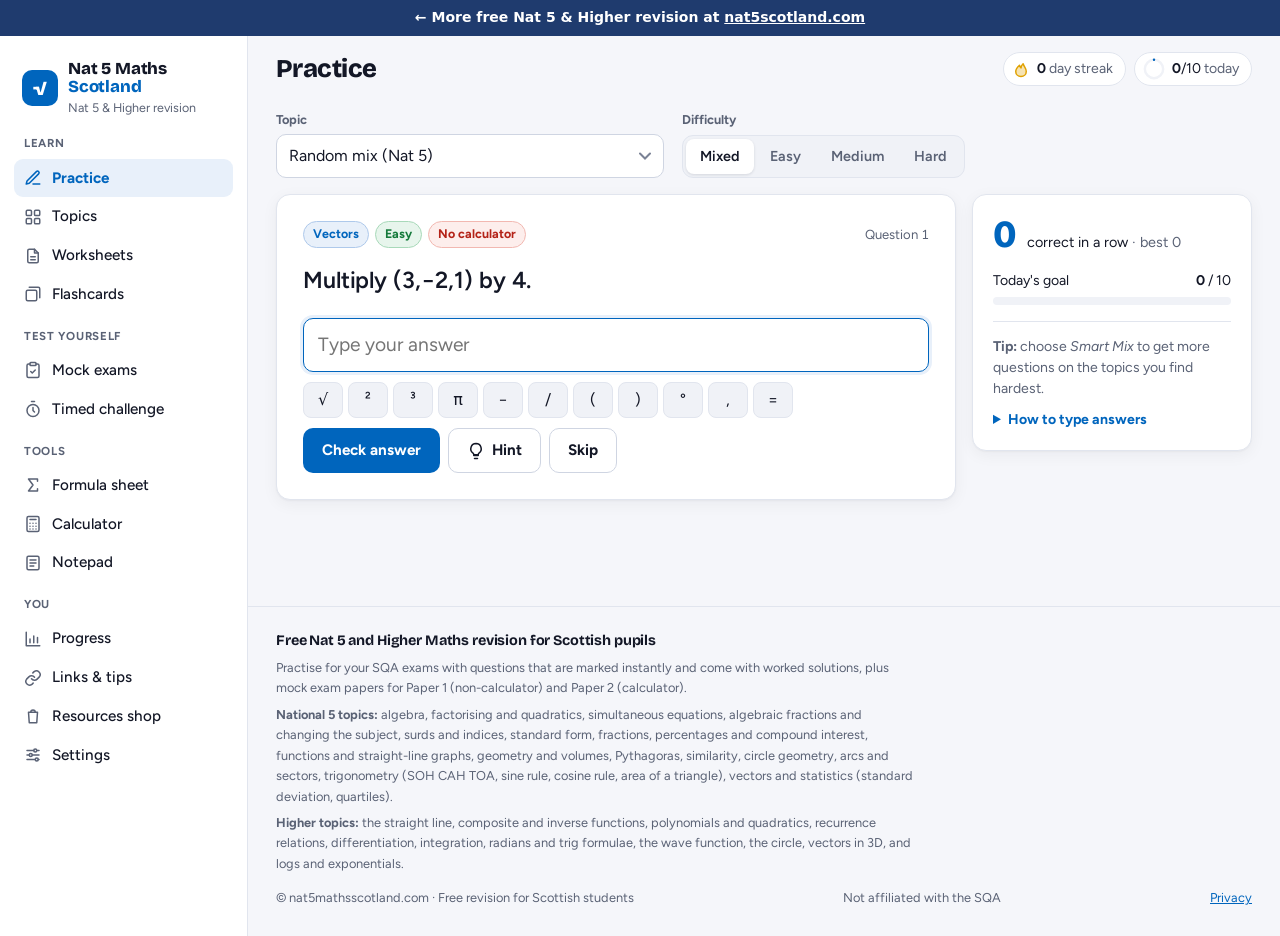
<file: index.html>
<!DOCTYPE html>
<html lang="en-GB">
<head>
<meta charset="UTF-8">
<meta name="viewport" content="width=device-width, initial-scale=1, viewport-fit=cover">
<title>Nat 5 &amp; Higher Maths Revision — Free SQA Practice Questions &amp; Mock Exams</title>
<meta name="description" content="Free Nat 5 and Higher Maths revision for Scottish students. 334 practice questions with worked solutions, mock exams, flashcards, worksheets and a formula sheet — covers the SQA course.">
<meta name="author" content="nat5mathsscotland.com">
<meta property="og:title" content="Free Nat 5 &amp; Higher Maths Revision — Scotland">
<meta property="og:description" content="Practice questions with worked solutions, mock exams, flashcards and worksheets for SQA National 5 and Higher Maths. Free, works offline.">
<meta property="og:url" content="https://nat5mathsscotland.com/">
<meta property="og:type" content="website">
<meta property="og:image" content="https://nat5mathsscotland.com/icon-512.png">
<link rel="canonical" href="https://nat5mathsscotland.com/">
<link rel="manifest" href="manifest.json">
<meta name="theme-color" content="#0065bd">
<meta name="mobile-web-app-capable" content="yes">
<meta name="apple-mobile-web-app-capable" content="yes">
<meta name="apple-mobile-web-app-status-bar-style" content="default">
<meta name="apple-mobile-web-app-title" content="Nat 5 Maths">
<link rel="apple-touch-icon" href="icon-192.png">
<link rel="preconnect" href="https://fonts.googleapis.com">
<link rel="preconnect" href="https://fonts.gstatic.com" crossorigin>
<link href="https://fonts.googleapis.com/css2?family=Bricolage+Grotesque:opsz,wght@12..96,600;12..96,700;12..96,800&family=Figtree:wght@400;500;600;700&display=swap" rel="stylesheet">
<link rel="stylesheet" href="assets/styles.css?v=8">
<script>
  // Apply saved appearance before first paint to avoid a flash of the wrong theme
  try{var _s=JSON.parse(localStorage.getItem('nat5_v4')||'{}').settings||{};if(_s.mode==='light'||_s.mode==='dark')document.documentElement.dataset.theme=_s.mode;if(_s.accent)document.documentElement.dataset.accent=_s.accent;}catch(e){}
</script>
<script type="application/ld+json">
{"@context":"https://schema.org","@graph":[
 {"@type":"WebSite","@id":"https://nat5mathsscotland.com/#site","url":"https://nat5mathsscotland.com/","name":"Nat 5 Maths Scotland","inLanguage":"en-GB"},
 {"@type":"WebApplication","name":"Nat 5 Maths Scotland","url":"https://nat5mathsscotland.com/","applicationCategory":"EducationalApplication","operatingSystem":"Any","isAccessibleForFree":true,
  "offers":{"@type":"Offer","price":"0","priceCurrency":"GBP"},
  "description":"Free revision app for SQA National 5 and Higher Maths: practice questions with worked solutions, mock exam papers, flashcards, worksheets and a formula sheet.",
  "audience":{"@type":"EducationalAudience","educationalRole":"student"},
  "about":[{"@type":"Thing","name":"SQA National 5 Mathematics"},{"@type":"Thing","name":"SQA Higher Mathematics"}]}
]}
</script>
</head>
<body>
<div id="n5s-bar" style="background:#1f3b6e;color:#fff;text-align:center;padding:8px 12px;font:600 14px/1.4 system-ui,-apple-system,Segoe UI,Roboto,sans-serif"><a href="https://nat5scotland.com" style="color:#fff;text-decoration:none">&larr; More free Nat 5 &amp; Higher revision at <u>nat5scotland.com</u></a></div>


<svg width="0" height="0" style="position:absolute" aria-hidden="true">
  <symbol id="i-practice" viewBox="0 0 24 24"><path d="M12 20h9"/><path d="M16.5 3.5a2.1 2.1 0 0 1 3 3L7 19l-4 1 1-4Z"/></symbol>
  <symbol id="i-topics" viewBox="0 0 24 24"><rect x="3" y="3" width="7" height="7" rx="1.5"/><rect x="14" y="3" width="7" height="7" rx="1.5"/><rect x="3" y="14" width="7" height="7" rx="1.5"/><rect x="14" y="14" width="7" height="7" rx="1.5"/></symbol>
  <symbol id="i-worksheets" viewBox="0 0 24 24"><path d="M14 3H7a2 2 0 0 0-2 2v14a2 2 0 0 0 2 2h10a2 2 0 0 0 2-2V8z"/><path d="M14 3v5h5"/><path d="M9 13h6M9 17h6"/></symbol>
  <symbol id="i-flashcards" viewBox="0 0 24 24"><rect x="3" y="7" width="14" height="14" rx="2"/><path d="M7 3h12a2 2 0 0 1 2 2v12"/></symbol>
  <symbol id="i-mock" viewBox="0 0 24 24"><rect x="8" y="2" width="8" height="4" rx="1"/><path d="M16 4h2a2 2 0 0 1 2 2v14a2 2 0 0 1-2 2H6a2 2 0 0 1-2-2V6a2 2 0 0 1 2-2h2"/><path d="m9 14 2 2 4-4"/></symbol>
  <symbol id="i-timer" viewBox="0 0 24 24"><circle cx="12" cy="14" r="8"/><path d="M12 10v4l2 2M10 2h4"/></symbol>
  <symbol id="i-formulas" viewBox="0 0 24 24"><path d="M18 7V4H6l6 8-6 8h12v-3"/></symbol>
  <symbol id="i-calculator" viewBox="0 0 24 24"><rect x="4" y="2" width="16" height="20" rx="2"/><path d="M8 6h8M8 11h.01M12 11h.01M16 11h.01M8 15h.01M12 15h.01M16 15h.01M8 18.5h.01M12 18.5h.01M16 18.5h.01"/></symbol>
  <symbol id="i-notepad" viewBox="0 0 24 24"><rect x="4" y="3" width="16" height="18" rx="2"/><path d="M8 8h8M8 12h8M8 16h5"/></symbol>
  <symbol id="i-progress" viewBox="0 0 24 24"><path d="M3 3v18h18"/><path d="M8 17v-5M13 17V8M18 17v-7"/></symbol>
  <symbol id="i-resources" viewBox="0 0 24 24"><path d="M10 13a5 5 0 0 0 7.5.5l3-3a5 5 0 0 0-7-7l-1.7 1.7"/><path d="M14 11a5 5 0 0 0-7.5-.5l-3 3a5 5 0 0 0 7 7l1.7-1.7"/></symbol>
  <symbol id="i-shop" viewBox="0 0 24 24"><path d="M6 7h12l-1 14H7z"/><path d="M9 7a3 3 0 0 1 6 0"/></symbol>
  <symbol id="i-settings" viewBox="0 0 24 24"><path d="M4 6h9M17 6h3M4 12h3M11 12h9M4 18h11M19 18h1"/><circle cx="15" cy="6" r="2"/><circle cx="9" cy="12" r="2"/><circle cx="17" cy="18" r="2"/></symbol>
  <symbol id="i-more" viewBox="0 0 24 24"><circle cx="5" cy="12" r="1.2"/><circle cx="12" cy="12" r="1.2"/><circle cx="19" cy="12" r="1.2"/></symbol>
  <symbol id="i-flame" viewBox="0 0 24 24"><path d="M12 22c4 0 7-2.8 7-6.8 0-4.2-3-6.2-4.2-10.2-1.8 1.6-2.8 3.6-2.8 5.7-1-.8-1.8-2-2-3.7C7.8 9 5 11.6 5 15.2 5 19.2 8 22 12 22z"/></symbol>
  <symbol id="i-bulb" viewBox="0 0 24 24"><path d="M9 18h6M10 22h4"/><path d="M12 2a7 7 0 0 0-4 12.7c.6.5 1 1.3 1 2.3h6c0-1 .4-1.8 1-2.3A7 7 0 0 0 12 2z"/></symbol>
  <symbol id="i-arrow" viewBox="0 0 24 24"><path d="M5 12h14M13 6l6 6-6 6"/></symbol>
  <symbol id="i-back" viewBox="0 0 24 24"><path d="M19 12H5M11 18l-6-6 6-6"/></symbol>
  <symbol id="i-refresh" viewBox="0 0 24 24"><path d="M21 12a9 9 0 1 1-3-6.7L21 8"/><path d="M21 3v5h-5"/></symbol>
  <symbol id="i-check" viewBox="0 0 24 24"><path d="m5 12 5 5 9-10"/></symbol>
  <symbol id="i-x" viewBox="0 0 24 24"><path d="M6 6l12 12M18 6 6 18"/></symbol>
  <symbol id="i-share" viewBox="0 0 24 24"><path d="M12 3v12M8 7l4-4 4 4"/><path d="M6 11H5a1 1 0 0 0-1 1v8a1 1 0 0 0 1 1h14a1 1 0 0 0 1-1v-8a1 1 0 0 0-1-1h-1"/></symbol>
  <symbol id="i-external" viewBox="0 0 24 24"><path d="M14 4h6v6M20 4l-9 9"/><path d="M18 14v5a1 1 0 0 1-1 1H5a1 1 0 0 1-1-1V7a1 1 0 0 1 1-1h5"/></symbol>
</svg>

<a class="skip-link" href="#main">Skip to content</a>

<div class="shell">

  <!-- Sidebar (desktop) -->
  <aside class="sidebar" aria-label="Main navigation">
    <a class="brand" href="#practice" data-nav="practice">
      <span class="brand-mark" aria-hidden="true">√</span>
      <span>
        <h1 class="brand-name">Nat 5 Maths <span>Scotland</span></h1>
        <span class="brand-sub">Nat 5 &amp; Higher revision</span>
      </span>
    </a>
    <nav class="side-nav">
      <div class="nav-group">
        <div class="nav-label">Learn</div>
        <a href="#practice" data-nav="practice"><svg class="ico"><use href="#i-practice"/></svg>Practice</a>
        <a href="#topics" data-nav="topics"><svg class="ico"><use href="#i-topics"/></svg>Topics</a>
        <a href="#worksheets" data-nav="worksheets"><svg class="ico"><use href="#i-worksheets"/></svg>Worksheets</a>
        <a href="#flashcards" data-nav="flashcards"><svg class="ico"><use href="#i-flashcards"/></svg>Flashcards</a>
      </div>
      <div class="nav-group">
        <div class="nav-label">Test yourself</div>
        <a href="#mock" data-nav="mock"><svg class="ico"><use href="#i-mock"/></svg>Mock exams</a>
        <a href="#timer" data-nav="timer"><svg class="ico"><use href="#i-timer"/></svg>Timed challenge</a>
      </div>
      <div class="nav-group">
        <div class="nav-label">Tools</div>
        <a href="#formulas" data-nav="formulas"><svg class="ico"><use href="#i-formulas"/></svg>Formula sheet</a>
        <a href="#calculator" data-nav="calculator"><svg class="ico"><use href="#i-calculator"/></svg>Calculator</a>
        <a href="#notepad" data-nav="notepad"><svg class="ico"><use href="#i-notepad"/></svg>Notepad</a>
      </div>
      <div class="nav-group">
        <div class="nav-label">You</div>
        <a href="#progress" data-nav="progress"><svg class="ico"><use href="#i-progress"/></svg>Progress</a>
        <a href="#resources" data-nav="resources"><svg class="ico"><use href="#i-resources"/></svg>Links &amp; tips</a>
        <a href="#shop" data-nav="shop"><svg class="ico"><use href="#i-shop"/></svg>Resources shop</a>
        <a href="#settings" data-nav="settings"><svg class="ico"><use href="#i-settings"/></svg>Settings</a>
      </div>
    </nav>
  </aside>

  <div class="main-col">
    <!-- Top bar -->
    <header class="topbar">
      <a class="brand brand-compact" href="#practice" data-nav="practice" aria-hidden="true" tabindex="-1">
        <span class="brand-mark">√</span><span class="brand-name">Nat 5 Maths</span>
      </a>
      <div class="page-title" id="page-title">Practice</div>
      <div class="stat-chips">
        <div class="chip" title="Days in a row you've practised">
          <svg class="ico ico-flame"><use href="#i-flame"/></svg>
          <span><b id="hdr-days">0</b> <span class="chip-label">day streak</span></span>
        </div>
        <div class="chip chip-goal" title="Today's goal">
          <svg class="ring" viewBox="0 0 36 36" aria-hidden="true"><circle class="ring-bg" cx="18" cy="18" r="15"/><circle class="ring-fg" id="goal-ring" cx="18" cy="18" r="15" pathLength="100" stroke-dasharray="0 100"/></svg>
          <span><b id="hdr-daily">0</b>/<span id="hdr-goal">10</span> <span class="chip-label">today</span></span>
        </div>
      </div>
    </header>

    <main id="main" tabindex="-1">

      <!-- PRACTICE -->
      <section class="panel" id="panel-practice" data-title="Practice">
        <div class="greeting" id="greeting"></div>
        <div class="toolbar">
          <label class="field">
            <span class="field-label">Topic</span>
            <select id="topic-select"></select>
          </label>
          <div class="field">
            <span class="field-label" id="diff-label">Difficulty</span>
            <div class="segmented" role="radiogroup" aria-labelledby="diff-label" id="diff-seg">
              <button role="radio" data-diff="mixed" aria-checked="true">Mixed</button>
              <button role="radio" data-diff="1" aria-checked="false">Easy</button>
              <button role="radio" data-diff="2" aria-checked="false">Medium</button>
              <button role="radio" data-diff="3" aria-checked="false">Hard</button>
            </div>
          </div>
        </div>

        <div class="practice-grid">
          <article class="card q-card" aria-live="polite">
            <div class="q-meta">
              <span class="tag tag-topic" id="q-topic-label">Algebra</span>
              <span class="tag" id="q-level">Easy</span>
              <span class="tag" id="calc-badge">No calculator</span>
              <span class="q-num">Question <span id="q-num">1</span></span>
            </div>
            <div class="q-text" id="q-text">Loading…</div>
            <form class="answer" id="answer-form" autocomplete="off">
              <label class="sr-only" for="q-input">Your answer</label>
              <input class="input input-lg" id="q-input" type="text" inputmode="text" placeholder="Type your answer" spellcheck="false" autocapitalize="off">
              <div class="symbols" data-for="q-input"></div>
              <div class="btn-row">
                <button type="submit" class="btn btn-primary" id="check-btn">Check answer</button>
                <button type="button" class="btn btn-ghost" id="hint-btn"><svg class="ico"><use href="#i-bulb"/></svg>Hint</button>
                <button type="button" class="btn btn-ghost" id="skip-btn">Skip</button>
                <a href="#calculator" class="btn btn-ghost" id="calc-link" hidden><svg class="ico"><use href="#i-calculator"/></svg>Calculator</a>
              </div>
            </form>
            <div id="feedback-area"></div>
          </article>

          <aside class="card side-card">
            <div class="side-stat">
              <div class="side-num" id="run-streak">0</div>
              <div class="side-lbl">correct in a row <span class="muted">· best <span id="best-streak">0</span></span></div>
            </div>
            <div class="goal">
              <div class="goal-head"><span>Today's goal</span><span><b id="daily-count">0</b> / <span id="daily-goal-lbl">10</span></span></div>
              <div class="bar"><div class="bar-fill" id="goal-fill"></div></div>
            </div>
            <p class="side-tip"><b>Tip:</b> choose <em>Smart Mix</em> to get more questions on the topics you find hardest.</p>
            <details class="howto">
              <summary>How to type answers</summary>
              <ul>
                <li>Two answers: <code>x=2, x=5</code></li>
                <li>Powers: <code>x^2</code> or use the <code>²</code> button</li>
                <li>Roots: <code>sqrt3</code> or the <code>√</code> button</li>
                <li>Fractions: <code>3/4</code> · pi: <code>pi</code></li>
                <li>Units like cm, £, ° are optional</li>
              </ul>
            </details>
          </aside>
        </div>
      </section>

      <!-- TOPICS -->
      <section class="panel" id="panel-topics" data-title="Topics" hidden>
        <p class="lede">Pick a topic to practise it. Your accuracy on each topic is shown below.</p>
        <div id="topic-grid"></div>
      </section>

      <!-- WORKSHEETS -->
      <section class="panel" id="panel-worksheets" data-title="Worksheets" hidden>
        <div id="ws-list">
          <p class="lede">Short sets of questions on one topic. Answer them all, then check.</p>
          <div class="grid-cards" id="sheet-list"></div>
        </div>
        <div id="ws-active" hidden></div>
      </section>

      <!-- FLASHCARDS -->
      <section class="panel" id="panel-flashcards" data-title="Flashcards" hidden>
        <div class="toolbar">
          <label class="field">
            <span class="field-label">Deck</span>
            <select id="fc-topic">
              <option value="all">All Nat 5</option>
              <option value="algebra">Algebra &amp; graphs</option>
              <option value="trig">Trigonometry</option>
              <option value="geometry">Geometry &amp; vectors</option>
              <option value="stats">Statistics</option>
              <option value="surds">Indices</option>
              <option value="higher">Higher</option>
            </select>
          </label>
          <button class="btn btn-ghost" id="fc-shuffle"><svg class="ico"><use href="#i-refresh"/></svg>Shuffle</button>
        </div>
        <div class="flash-wrap">
          <button class="flashcard" id="flashcard" aria-live="polite">
            <span class="fc-face fc-front">
              <span class="fc-kicker">Formula</span>
              <span class="fc-term" id="fc-term">Loading…</span>
              <span class="fc-tap">Tap or press Space to reveal</span>
            </span>
            <span class="fc-face fc-back">
              <span class="fc-kicker" id="fc-term-back"></span>
              <span class="fc-def" id="fc-def"></span>
            </span>
          </button>
          <div class="fc-nav">
            <button class="btn btn-ghost" id="fc-prev" aria-label="Previous card"><svg class="ico"><use href="#i-back"/></svg>Prev</button>
            <span class="fc-count"><span id="fc-idx">1</span> / <span id="fc-tot">1</span></span>
            <button class="btn btn-primary" id="fc-next">Next<svg class="ico"><use href="#i-arrow"/></svg></button>
          </div>
        </div>
      </section>

      <!-- MOCK EXAM -->
      <section class="panel" id="panel-mock" data-title="Mock exams" hidden>
        <div id="mock-home">
          <p class="lede">Exam-style papers written to the SQA course. Answers are marked as you go and you get a grade estimate at the end.</p>
          <div class="grid-cards" id="mock-papers"></div>
          <div class="card" id="mock-prev-scores" hidden></div>
          <div class="card">
            <h2 class="card-title">Before you start</h2>
            <ul class="tips-list">
              <li><b>Show all working on paper.</b> In the real exam, method marks are given even when the final answer is wrong.</li>
              <li><b>Watch the clock.</b> Roughly 1½ minutes per mark (Nat 5: 40 marks in 1 hour, then 50 marks in 1 hour 30; Higher: 55 marks in 1 hour 15, then 65 marks in 1 hour 30). Skip and come back later.</li>
              <li><b>Non-calculator paper means no calculator.</b> Keep the calculator for Paper 2.</li>
              <li><b>Check answers</b> by substituting back in where you can.</li>
            </ul>
          </div>
        </div>

        <div id="mock-exam" hidden>
          <div class="card exam-card">
            <div class="exam-head">
              <div>
                <div class="exam-title" id="mock-paper-title">Paper 1</div>
                <div class="muted small" id="mock-q-counter"></div>
              </div>
              <div class="exam-stats">
                <span class="tag" id="mock-calc-status">No calculator</span>
                <span class="exam-clock" id="mock-timer-display">60:00</span>
                <span class="tag tag-topic">Marks: <b id="mock-marks-so-far">0</b></span>
              </div>
            </div>
            <div class="bar bar-thin"><div class="bar-fill" id="mock-prog-bar"></div></div>
            <div class="q-meta"><span class="tag tag-topic" id="mock-topic-label"></span><span class="tag" id="mock-marks-label"></span></div>
            <div class="q-text" id="mock-q-text"></div>
            <form class="answer" id="mock-form" autocomplete="off">
              <label class="sr-only" for="mock-answer">Your answer</label>
              <input class="input input-lg" id="mock-answer" type="text" placeholder="Type your answer" spellcheck="false" autocapitalize="off">
              <div class="symbols" data-for="mock-answer"></div>
              <div class="btn-row">
                <button type="submit" class="btn btn-primary" id="mock-submit">Submit answer</button>
                <button type="button" class="btn btn-ghost" id="mock-skip">Leave blank</button>
                <button type="button" class="btn btn-ghost btn-danger" id="mock-end">End exam</button>
              </div>
            </form>
            <div id="mock-fb"></div>
          </div>
        </div>

        <div id="mock-results" hidden>
          <div class="card result-card">
            <div class="grade-badge" id="mock-grade-icon">A</div>
            <h2 class="result-title" id="mock-grade-title">Grade A</h2>
            <div class="result-score" id="mock-score-display"></div>
            <div class="muted" id="mock-grade-band"></div>
            <p class="result-msg" id="mock-grade-msg"></p>
            <div class="btn-row center">
              <button class="btn btn-primary" id="mock-review-btn">Review answers</button>
              <button class="btn btn-ghost" id="mock-back">Back to papers</button>
            </div>
            <p class="muted small">Grade boundaries are approximate: A 70%, B 60%, C 50%, D 40%.</p>
          </div>
          <div class="card" id="mock-review-section" hidden>
            <h2 class="card-title">Answer review</h2>
            <div id="mock-review-list"></div>
          </div>
        </div>
      </section>

      <!-- TIMER -->
      <section class="panel" id="panel-timer" data-title="Timed challenge" hidden>
        <div class="card" id="timer-setup">
          <h2 class="card-title">How many can you get right?</h2>
          <p class="muted">Quick-fire questions against the clock. Great for building speed before an exam.</p>
          <label class="field">
            <span class="field-label">Topic</span>
            <select id="timer-topic"></select>
          </label>
          <div class="btn-row">
            <button class="btn btn-primary" data-secs="60">1 minute</button>
            <button class="btn btn-primary" data-secs="120">2 minutes</button>
            <button class="btn btn-primary" data-secs="300">5 minutes</button>
          </div>
        </div>
        <div class="card" id="timer-game" hidden>
          <div class="timer-head">
            <div class="timer-display" id="timer-display">60</div>
            <div class="timer-score">Score <b id="timer-score-lbl">0</b></div>
          </div>
          <div class="q-text" id="timer-q"></div>
          <form class="answer" id="timer-form" autocomplete="off">
            <label class="sr-only" for="timer-input">Your answer</label>
            <input class="input input-lg" id="timer-input" type="text" placeholder="Answer" spellcheck="false" autocapitalize="off">
            <div class="symbols" data-for="timer-input"></div>
            <div class="btn-row">
              <button type="submit" class="btn btn-primary">Submit</button>
              <button type="button" class="btn btn-ghost" id="timer-skip">Skip</button>
              <button type="button" class="btn btn-ghost btn-danger" id="timer-stop">Stop</button>
            </div>
          </form>
          <div id="timer-fb" class="timer-fb" aria-live="polite"></div>
        </div>
        <div class="card result-card" id="timer-result" hidden>
          <div class="muted">Time's up</div>
          <div class="result-score" id="timer-final"></div>
          <p class="result-msg" id="timer-msg"></p>
          <button class="btn btn-primary" id="timer-again">Try again</button>
        </div>
      </section>

      <!-- FORMULAS -->
      <section class="panel" id="panel-formulas" data-title="Formula sheet" hidden>
        <p class="lede">Formulas marked <span class="tag tag-given">Given</span> are on the SQA exam formula list. Learn the rest.</p>
        <div class="formula-sections">
          <div class="fs"><h2>Algebra</h2>
            <div class="formula-grid">
              <div class="fc"><div class="fct">Quadratic formula <span class="tag tag-given">Given</span></div>x = (−b ± √(b² − 4ac)) / 2a</div>
              <div class="fc"><div class="fct">Difference of squares</div>a² − b² = (a + b)(a − b)</div>
              <div class="fc"><div class="fct">Completing the square</div>x² + bx = (x + b/2)² − (b/2)²</div>
              <div class="fc"><div class="fct">Discriminant</div>b² − 4ac &gt; 0: two roots · = 0: one root · &lt; 0: no real roots</div>
            </div>
          </div>
          <div class="fs"><h2>Trigonometry</h2>
            <div class="formula-grid">
              <div class="fc"><div class="fct">SOH CAH TOA</div>sin = opp/hyp · cos = adj/hyp · tan = opp/adj</div>
              <div class="fc"><div class="fct">Sine rule <span class="tag tag-given">Given</span></div>a/sin A = b/sin B = c/sin C</div>
              <div class="fc"><div class="fct">Cosine rule <span class="tag tag-given">Given</span></div>a² = b² + c² − 2bc cos A<br>cos A = (b² + c² − a²) / 2bc</div>
              <div class="fc"><div class="fct">Area of a triangle <span class="tag tag-given">Given</span></div>A = ½ab sin C</div>
              <div class="fc"><div class="fct">Identities</div>sin²x + cos²x = 1 · tan x = sin x / cos x</div>
              <div class="fc"><div class="fct">Exact values</div>sin 30° = ½ · cos 60° = ½ · tan 45° = 1</div>
            </div>
          </div>
          <div class="fs"><h2>Geometry</h2>
            <div class="formula-grid">
              <div class="fc"><div class="fct">Circle</div>A = πr² · C = 2πr = πd</div>
              <div class="fc"><div class="fct">Pythagoras</div>c² = a² + b²</div>
              <div class="fc"><div class="fct">Volumes <span class="tag tag-given">Given</span></div>Sphere ⁴⁄₃πr³ · Cone ⅓πr²h · Pyramid ⅓Ah</div>
              <div class="fc"><div class="fct">Cylinder &amp; prism</div>Cylinder πr²h · Prism A × h</div>
              <div class="fc"><div class="fct">Arc &amp; sector</div>Arc = (θ/360) × πd · Sector = (θ/360) × πr²</div>
              <div class="fc"><div class="fct">Similar shapes</div>Area SF = k² · Volume SF = k³</div>
            </div>
          </div>
          <div class="fs"><h2>Statistics</h2>
            <div class="formula-grid">
              <div class="fc"><div class="fct">Averages</div>Mean = Σx / n · Median = middle · Mode = most common</div>
              <div class="fc"><div class="fct">Standard deviation <span class="tag tag-given">Given</span></div>s = √(Σ(x − x̄)² / (n − 1))</div>
              <div class="fc"><div class="fct">Quartiles</div>IQR = Q3 − Q1</div>
              <div class="fc"><div class="fct">Probability</div>P(A) = favourable / total · P(not A) = 1 − P(A)</div>
            </div>
          </div>
          <div class="fs"><h2>Surds &amp; indices</h2>
            <div class="formula-grid">
              <div class="fc"><div class="fct">Index laws</div>aᵐ × aⁿ = aᵐ⁺ⁿ · aᵐ ÷ aⁿ = aᵐ⁻ⁿ · (aᵐ)ⁿ = aᵐⁿ</div>
              <div class="fc"><div class="fct">Special indices</div>a⁰ = 1 · a⁻ⁿ = 1/aⁿ · a^(m/n) = (ⁿ√a)ᵐ</div>
              <div class="fc"><div class="fct">Surds</div>√(ab) = √a × √b · rationalise: multiply by √b/√b</div>
            </div>
          </div>
          <div class="fs"><h2>Functions, graphs &amp; vectors</h2>
            <div class="formula-grid">
              <div class="fc"><div class="fct">Straight line</div>y = mx + c · y − b = m(x − a)</div>
              <div class="fc"><div class="fct">Gradient</div>m = (y₂ − y₁) / (x₂ − x₁)</div>
              <div class="fc"><div class="fct">Parabola</div>y = (x − a)² + b has turning point (a, b)</div>
              <div class="fc"><div class="fct">Magnitude</div>|a| = √(x² + y² + z²)</div>
            </div>
          </div>
          <div class="fs"><h2>Higher</h2>
            <div class="formula-grid">
              <div class="fc"><div class="fct">Circle <span class="tag tag-given">Given</span></div>x² + y² + 2gx + 2fy + c = 0 · centre (−g, −f), r = √(g² + f² − c)</div>
              <div class="fc"><div class="fct">Scalar product <span class="tag tag-given">Given</span></div>a·b = |a||b| cos θ = a₁b₁ + a₂b₂ + a₃b₃</div>
              <div class="fc"><div class="fct">Addition formulae <span class="tag tag-given">Given</span></div>sin(A ± B) = sinA cosB ± cosA sinB<br>cos(A ± B) = cosA cosB ∓ sinA sinB</div>
              <div class="fc"><div class="fct">Double angle <span class="tag tag-given">Given</span></div>sin 2A = 2 sinA cosA · cos 2A = 2cos²A − 1 = 1 − 2sin²A</div>
              <div class="fc"><div class="fct">Differentiation</div>d/dx xⁿ = nxⁿ⁻¹ · d/dx sin x = cos x · d/dx cos x = −sin x</div>
              <div class="fc"><div class="fct">Integration</div>∫xⁿ dx = xⁿ⁺¹/(n+1) + C · ∫(ax+b)ⁿ dx = (ax+b)ⁿ⁺¹/(a(n+1)) + C</div>
              <div class="fc"><div class="fct">Recurrence limit</div>uₙ₊₁ = auₙ + b, −1 &lt; a &lt; 1 → L = b / (1 − a)</div>
              <div class="fc"><div class="fct">Logs</div>log ab = log a + log b · log(a/b) = log a − log b · log aⁿ = n log a</div>
            </div>
          </div>
        </div>
      </section>

      <!-- CALCULATOR -->
      <section class="panel" id="panel-calculator" data-title="Calculator" hidden>
        <div class="card calc-card">
          <div class="calc-display" aria-live="polite">
            <div class="cprev" id="calc-prev"></div>
            <div class="cmain" id="calc-main">0</div>
          </div>
          <div class="calc-btns" id="calc-btns"></div>
          <p class="muted small calc-note">Angles in degrees. You can also type with your keyboard — Enter for =, Esc to clear.</p>
        </div>
      </section>

      <!-- NOTEPAD -->
      <section class="panel" id="panel-notepad" data-title="Notepad" hidden>
        <div class="card">
          <div class="btn-row notepad-tools">
            <button class="btn btn-ghost btn-sm" id="note-copy">Copy</button>
            <button class="btn btn-ghost btn-sm" id="note-download">Download</button>
            <button class="btn btn-ghost btn-sm btn-danger" id="note-clear">Clear</button>
            <span class="muted small" id="note-status">Saved on this device</span>
          </div>
          <label class="sr-only" for="notepad-text">Notes</label>
          <textarea id="notepad-text" class="notepad" placeholder="Write your working out here…"></textarea>
        </div>
      </section>

      <!-- PROGRESS -->
      <section class="panel" id="panel-progress" data-title="Progress" hidden>
        <div class="stats-grid" id="stats-grid"></div>
        <div class="card">
          <h2 class="card-title">Topics</h2>
          <p class="muted small">Sorted weakest first, so you know where to focus.</p>
          <div id="topic-prog"></div>
        </div>
        <div class="two-col">
          <div class="card">
            <h2 class="card-title">Timed challenge best scores</h2>
            <div id="leaderboard"></div>
          </div>
          <div class="card">
            <h2 class="card-title">Mock exam history</h2>
            <div id="mock-history"></div>
          </div>
        </div>
        <button class="btn btn-ghost btn-danger btn-sm" id="reset-prog">Reset all progress</button>
      </section>

      <!-- RESOURCES -->
      <section class="panel" id="panel-resources" data-title="Links &amp; tips" hidden>
        <div class="two-col">
          <div class="card">
            <h2 class="card-title">Useful websites</h2>
            <div class="link-list">
              <a class="link-row" href="https://www.sqa.org.uk/sqa/47419.html" target="_blank" rel="noopener"><span><b>SQA National 5 Maths</b><small>Official past papers and marking instructions</small></span><svg class="ico"><use href="#i-external"/></svg></a>
              <a class="link-row" href="https://www.bbc.co.uk/bitesize/subjects/zqhs34j" target="_blank" rel="noopener"><span><b>BBC Bitesize — Nat 5 Maths</b><small>Notes, videos and quizzes for every topic</small></span><svg class="ico"><use href="#i-external"/></svg></a>
              <a class="link-row" href="https://scholar.hw.ac.uk" target="_blank" rel="noopener"><span><b>SCHOLAR (Heriot-Watt)</b><small>Online course material for Scottish qualifications</small></span><svg class="ico"><use href="#i-external"/></svg></a>
              <a class="link-row" href="https://www.mathsrevision.com/index_files/National5.htm" target="_blank" rel="noopener"><span><b>mathsrevision.com — Nat 5</b><small>Notes, worksheets and worked examples</small></span><svg class="ico"><use href="#i-external"/></svg></a>
              <a class="link-row" href="https://corbettmaths.com" target="_blank" rel="noopener"><span><b>Corbett Maths</b><small>Videos and practice for every maths topic</small></span><svg class="ico"><use href="#i-external"/></svg></a>
            </div>
          </div>
          <div class="card">
            <h2 class="card-title">Exam tips</h2>
            <ul class="tips-list">
              <li><b>Show all working.</b> You get method marks even if the final answer is wrong.</li>
              <li><b>Paper 1 is non-calculator, Paper 2 is calculator.</b> Know which one you're sitting.</li>
              <li><b>Read the question twice.</b> Look for "exact value", "2 decimal places", "simplify", "factorise fully".</li>
              <li><b>Check your answer.</b> Substitute back in — does it work?</li>
              <li><b>Sketch the triangle</b> and label the sides before choosing SOH CAH TOA, the sine rule or the cosine rule.</li>
              <li><b>Never leave a blank.</b> A sensible first step can still earn a mark.</li>
            </ul>
          </div>
        </div>
      </section>

      <!-- SHOP -->
      <section class="panel" id="panel-shop" data-title="Resources shop" hidden>
        <p class="lede">Books and kit that help with Nat 5 and Higher Maths. Links go to Amazon — this site may earn a small commission at no extra cost to you. As an Amazon Associate we earn from qualifying purchases.</p>
        <div id="shop-sections"></div>
      </section>

      <!-- SETTINGS -->
      <section class="panel" id="panel-settings" data-title="Settings" hidden>
        <div class="card settings">
          <label class="setting">
            <span class="setting-label">Your name</span>
            <input class="input" type="text" id="student-name" placeholder="Enter your name" maxlength="30">
          </label>
          <div class="setting">
            <span class="setting-label" id="goal-label">Daily question goal</span>
            <div class="segmented" role="radiogroup" aria-labelledby="goal-label" id="goal-seg">
              <button role="radio" data-goal="5">5</button>
              <button role="radio" data-goal="10">10</button>
              <button role="radio" data-goal="20">20</button>
              <button role="radio" data-goal="30">30</button>
            </div>
          </div>
          <div class="setting">
            <span class="setting-label" id="mode-label">Appearance</span>
            <div class="segmented" role="radiogroup" aria-labelledby="mode-label" id="mode-seg">
              <button role="radio" data-mode="system">System</button>
              <button role="radio" data-mode="light">Light</button>
              <button role="radio" data-mode="dark">Dark</button>
            </div>
          </div>
          <div class="setting">
            <span class="setting-label" id="accent-label">Colour</span>
            <div class="swatches" role="radiogroup" aria-labelledby="accent-label" id="accent-seg">
              <button role="radio" data-accent="saltire" aria-label="Saltire blue"></button>
              <button role="radio" data-accent="thistle" aria-label="Thistle purple"></button>
              <button role="radio" data-accent="loch" aria-label="Loch teal"></button>
              <button role="radio" data-accent="heather" aria-label="Heather pink"></button>
              <button role="radio" data-accent="whisky" aria-label="Whisky amber"></button>
            </div>
          </div>
        </div>
        <div class="card">
          <h2 class="card-title">About</h2>
          <p class="muted">Covers the National 5 and Higher Maths courses with 334 practice questions (136 Nat 5, 198 Higher) over three difficulty levels. Every question has a hint and a worked solution. Your progress is saved in this browser only — nothing is sent anywhere. Once loaded, the app also works offline.</p>
        </div>
      </section>

    </main>

    <footer class="site-footer">
      <div class="footer-about">
        <h2>Free Nat 5 and Higher Maths revision for Scottish pupils</h2>
        <p>Practise for your SQA exams with questions that are marked instantly and come with worked solutions, plus mock exam papers for Paper 1 (non-calculator) and Paper 2 (calculator).</p>
        <p><b>National 5 topics:</b> algebra, factorising and quadratics, simultaneous equations, algebraic fractions and changing the subject, surds and indices, standard form, fractions, percentages and compound interest, functions and straight-line graphs, geometry and volumes, Pythagoras, similarity, circle geometry, arcs and sectors, trigonometry (SOH CAH TOA, sine rule, cosine rule, area of a triangle), vectors and statistics (standard deviation, quartiles).</p>
        <p><b>Higher topics:</b> the straight line, composite and inverse functions, polynomials and quadratics, recurrence relations, differentiation, integration, radians and trig formulae, the wave function, the circle, vectors in 3D, and logs and exponentials.</p>
      </div>
      <div class="footer-base">
        <span>© nat5mathsscotland.com · Free revision for Scottish students</span>
        <span>Not affiliated with the SQA</span>
        <span><a href="/privacy.html">Privacy</a></span>
      </div>
    </footer>
  </div>
</div>

<!-- Mobile tab bar -->
<nav class="tabbar" aria-label="Main navigation">
  <a href="#practice" data-nav="practice"><svg class="ico"><use href="#i-practice"/></svg><span>Practice</span></a>
  <a href="#topics" data-nav="topics"><svg class="ico"><use href="#i-topics"/></svg><span>Topics</span></a>
  <a href="#mock" data-nav="mock"><svg class="ico"><use href="#i-mock"/></svg><span>Mock</span></a>
  <a href="#progress" data-nav="progress"><svg class="ico"><use href="#i-progress"/></svg><span>Progress</span></a>
  <button id="more-btn" aria-expanded="false" aria-controls="more-sheet"><svg class="ico"><use href="#i-more"/></svg><span>More</span></button>
</nav>
<div class="sheet-backdrop" id="sheet-backdrop" hidden></div>
<div class="sheet" id="more-sheet" hidden role="dialog" aria-label="More pages">
  <a href="#worksheets" data-nav="worksheets"><svg class="ico"><use href="#i-worksheets"/></svg>Worksheets</a>
  <a href="#flashcards" data-nav="flashcards"><svg class="ico"><use href="#i-flashcards"/></svg>Flashcards</a>
  <a href="#timer" data-nav="timer"><svg class="ico"><use href="#i-timer"/></svg>Timed challenge</a>
  <a href="#formulas" data-nav="formulas"><svg class="ico"><use href="#i-formulas"/></svg>Formulas</a>
  <a href="#calculator" data-nav="calculator"><svg class="ico"><use href="#i-calculator"/></svg>Calculator</a>
  <a href="#notepad" data-nav="notepad"><svg class="ico"><use href="#i-notepad"/></svg>Notepad</a>
  <a href="#resources" data-nav="resources"><svg class="ico"><use href="#i-resources"/></svg>Links &amp; tips</a>
  <a href="#shop" data-nav="shop"><svg class="ico"><use href="#i-shop"/></svg>Shop</a>
  <a href="#settings" data-nav="settings"><svg class="ico"><use href="#i-settings"/></svg>Settings</a>
</div>

<div class="toast" id="toast" role="status" aria-live="polite"></div>

<div class="install-banner" id="install-banner" hidden>
  <div id="install-text"><b>Install Nat 5 Maths</b><small>Add it to your home screen — works offline.</small></div>
  <div id="ios-text" hidden><b>Add to your Home Screen</b><small>Tap <svg class="ico ios-share" aria-label="Share"><use href="#i-share"/></svg> <b>Share</b>, then <b>Add to Home Screen</b>. It works like an app, even offline.</small></div>
  <div class="btn-row">
    <button class="btn btn-primary btn-sm" id="install-btn">Install</button>
    <button class="btn btn-ghost btn-sm" id="dismiss-install" aria-label="Dismiss">Not now</button>
  </div>
</div>

<script src="assets/data.js?v=8"></script>
<script src="assets/app.js?v=8"></script>
<!-- Cloudflare Web Analytics --><script type='module' src='https://static.cloudflareinsights.com/beacon.min.js' data-cf-beacon='{"token": "f73e0748445046519a2c993f9d42e0da"}'></script><!-- End Cloudflare Web Analytics -->
</body>
</html>
</file>
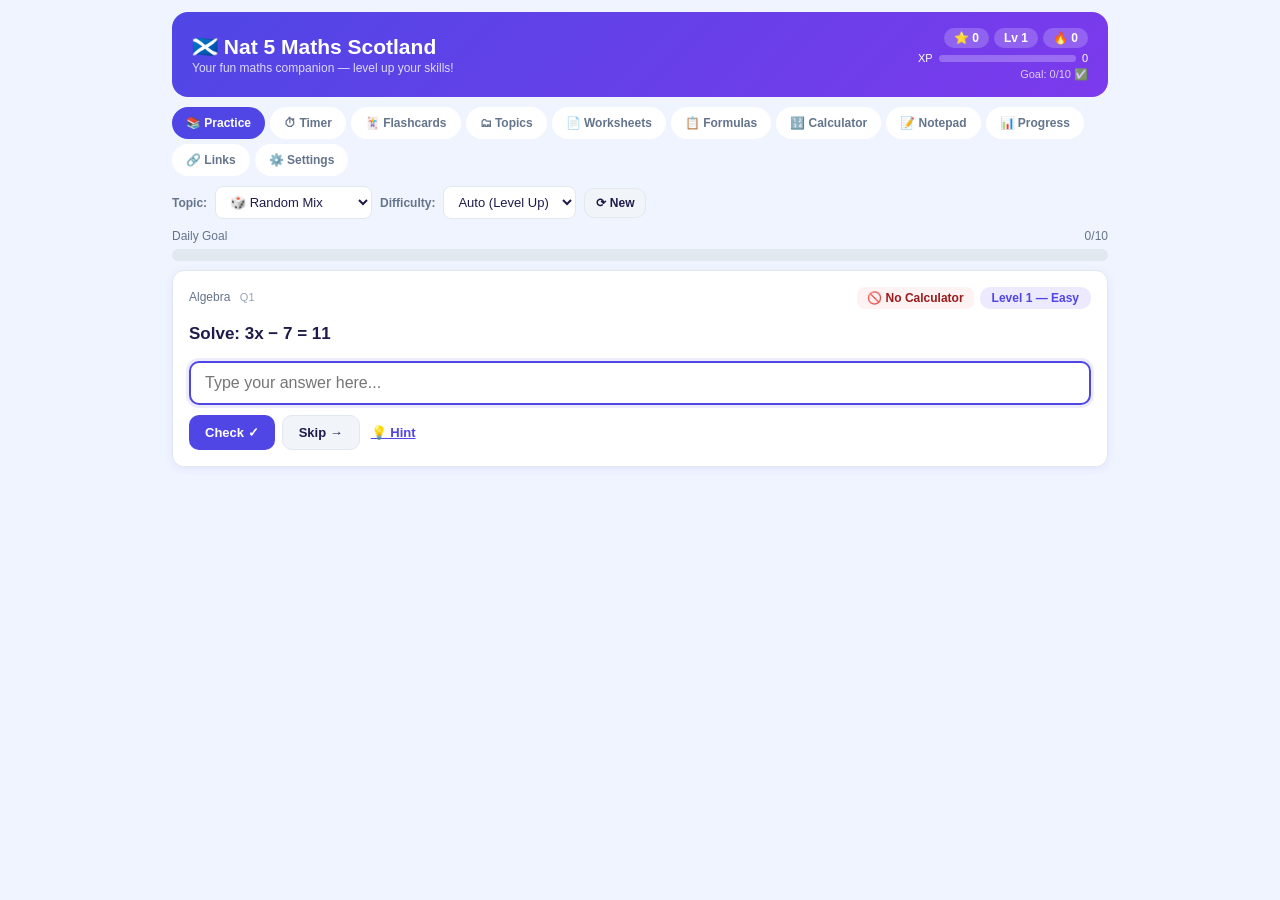
<file: index.html.html>
<!DOCTYPE html>
<html lang="en">
<head>
<meta charset="UTF-8">
<meta name="viewport" content="width=device-width, initial-scale=1.0">
<title>Nat 5 Maths Scotland</title>
<style>
*{box-sizing:border-box;margin:0;padding:0}
:root{--primary:#4f46e5;--primary2:#7c3aed;--bg:#f0f4ff;--surface:#fff;--surface2:#f8f9ff;--border:#e2e8f0;--text:#1e1b4b;--text2:#64748b;--radius:12px}
body{font-family:'Segoe UI',sans-serif;background:var(--bg);color:var(--text);min-height:100vh}
.app{max-width:960px;margin:0 auto;padding:12px}
.header{background:linear-gradient(135deg,var(--primary),var(--primary2));color:#fff;border-radius:16px;padding:16px 20px;margin-bottom:10px}
.header-inner{display:flex;justify-content:space-between;align-items:center;flex-wrap:wrap;gap:10px}
.header h1{font-size:21px;font-weight:800}
.header .sub{font-size:12px;opacity:.8;margin-top:2px}
.hdr-stats{display:flex;flex-direction:column;align-items:flex-end;gap:4px;min-width:170px}
.pills{display:flex;gap:5px;flex-wrap:wrap;justify-content:flex-end}
.pill{background:rgba(255,255,255,.2);border-radius:20px;padding:3px 10px;font-size:12px;font-weight:600}
.xp-row{display:flex;align-items:center;gap:6px;width:100%}
.xp-track{flex:1;height:7px;background:rgba(255,255,255,.25);border-radius:4px;overflow:hidden}
.xp-fill{height:100%;background:#fbbf24;border-radius:4px;transition:width .6s}
.nav{display:flex;gap:5px;flex-wrap:wrap;margin-bottom:10px}
.nav button{padding:7px 12px;border:2px solid transparent;border-radius:20px;cursor:pointer;font-size:12px;font-weight:700;background:#fff;color:#64748b;transition:all .2s;white-space:nowrap}
.nav button.active{background:var(--primary);color:#fff;border-color:var(--primary)}
.nav button:hover:not(.active){border-color:var(--primary);color:var(--primary)}
.panel{display:none;animation:fadeIn .3s}
.panel.active{display:block}
@keyframes fadeIn{from{opacity:0;transform:translateY(6px)}to{opacity:1;transform:translateY(0)}}
.card{background:var(--surface);border-radius:var(--radius);padding:16px;border:1px solid var(--border);box-shadow:0 2px 8px rgba(79,70,229,.08);margin-bottom:10px}
.card h2{font-size:15px;font-weight:700;margin-bottom:12px}
.tsel{display:flex;gap:8px;flex-wrap:wrap;align-items:center;margin-bottom:10px}
.tsel label{font-size:12px;font-weight:700;color:var(--text2)}
.tsel select{padding:7px 10px;border:1px solid var(--border);border-radius:8px;font-size:13px;background:#fff;color:var(--text);outline:none;cursor:pointer}
.calc-badge{display:inline-flex;align-items:center;gap:4px;font-size:12px;padding:4px 10px;border-radius:8px;font-weight:700}
.cb-yes{background:#dcfce7;color:#166534}
.cb-no{background:#fef2f2;color:#991b1b}
.q-header{display:flex;justify-content:space-between;align-items:flex-start;margin-bottom:12px;flex-wrap:wrap;gap:6px}
.lvl-badge{font-size:12px;font-weight:700;padding:4px 12px;border-radius:10px;background:#ede9fe;color:#4f46e5}
.q-text{font-size:17px;font-weight:700;line-height:1.5;margin-bottom:14px}
.q-input{width:100%;padding:11px 14px;font-size:16px;border:2px solid var(--border);border-radius:10px;outline:none;background:#fff;color:var(--text);transition:border-color .2s}
.q-input:focus{border-color:var(--primary);box-shadow:0 0 0 3px rgba(79,70,229,.1)}
.btn-row{display:flex;gap:7px;margin-top:10px;flex-wrap:wrap}
.btn{padding:9px 16px;border:none;border-radius:10px;cursor:pointer;font-size:13px;font-weight:700;transition:all .2s}
.btn-p{background:var(--primary);color:#fff}.btn-p:hover{background:#4338ca;transform:translateY(-1px)}
.btn-s{background:#f1f5f9;color:var(--text);border:1px solid var(--border)}.btn-s:hover{background:#e2e8f0}
.btn-h{background:none;border:none;color:var(--primary);cursor:pointer;font-size:13px;text-decoration:underline;padding:0 4px;font-weight:600}
.fb{padding:13px;border-radius:10px;margin-top:10px;font-size:14px;line-height:1.7}
.fb-ok{background:#ecfdf5;border:1px solid #86efac;color:#166534}
.fb-no{background:#fef2f2;border:1px solid #fca5a5;color:#991b1b}
.fb-hint{background:#fffbeb;border:1px solid #fde68a;color:#92400e}
.fb-ai{background:#ede9fe;border:1px solid #c4b5fd;color:#3730a3}
.fb-exp{margin-top:7px;padding:9px;background:rgba(255,255,255,.7);border-radius:7px;font-size:13px}
.loading{display:flex;align-items:center;gap:8px;padding:10px;color:var(--text2);font-size:13px}
.spin{width:16px;height:16px;border:2px solid #e2e8f0;border-top-color:var(--primary);border-radius:50%;animation:spin .7s linear infinite;flex-shrink:0}
@keyframes spin{to{transform:rotate(360deg)}}
.reward-pop{position:fixed;top:50%;left:50%;transform:translate(-50%,-50%) scale(0);background:linear-gradient(135deg,#4f46e5,#7c3aed);color:#fff;border-radius:18px;padding:26px 36px;text-align:center;z-index:999;font-size:20px;font-weight:800;box-shadow:0 20px 60px rgba(79,70,229,.4);transition:transform .3s cubic-bezier(.34,1.56,.64,1)}
.reward-pop.show{transform:translate(-50%,-50%) scale(1)}
.topic-grid{display:grid;grid-template-columns:repeat(auto-fill,minmax(155px,1fr));gap:9px}
.topic-card{background:#fff;border:2px solid var(--border);border-radius:var(--radius);padding:13px;cursor:pointer;text-align:center;transition:all .2s}
.topic-card:hover{border-color:var(--primary);transform:translateY(-2px);box-shadow:0 5px 14px rgba(79,70,229,.14)}
.ticon{font-size:26px;margin-bottom:5px}
.tprog{font-size:11px;color:var(--text2);margin-top:3px}
.pb{height:5px;background:#e2e8f0;border-radius:3px;margin-top:6px;overflow:hidden}
.pf{height:100%;background:var(--primary);border-radius:3px;transition:width .6s}
.stats-grid{display:grid;grid-template-columns:repeat(auto-fill,minmax(130px,1fr));gap:8px;margin-bottom:10px}
.stat-card{background:#fff;border:1px solid var(--border);border-radius:var(--radius);padding:13px;text-align:center}
.snum{font-size:26px;font-weight:800;color:var(--primary)}
.slbl{font-size:11px;color:var(--text2);margin-top:2px}
.calc-display{background:#1e1e2e;color:#a6e3a1;font-family:'Courier New',monospace;font-size:20px;padding:13px;border-radius:10px;text-align:right;min-height:60px;margin-bottom:10px;word-break:break-all}
.cprev{font-size:12px;color:#6c7086;min-height:17px;margin-bottom:3px}
.calc-btns{display:grid;grid-template-columns:repeat(5,1fr);gap:6px}
.cbtn{padding:12px 4px;border:none;border-radius:8px;cursor:pointer;font-size:12px;font-weight:700;transition:all .14s}
.cbtn:hover{transform:scale(1.05)}.cbtn:active{transform:scale(.95)}
.cop{background:#4f46e5;color:#fff}.ceq{background:#7c3aed;color:#fff}
.cnum{background:#f8fafc;border:1px solid var(--border);color:var(--text)}
.cfn{background:#ede9fe;color:#4f46e5;font-size:11px}.cclr{background:#fef2f2;color:#dc2626}
.notepad textarea{width:100%;min-height:280px;padding:13px;font-size:13px;border:1px solid var(--border);border-radius:8px;resize:vertical;font-family:'Courier New',monospace;background:#fafafa;color:var(--text);outline:none;line-height:1.8}
.notepad textarea:focus{border-color:var(--primary);background:#fff}
.note-tools{display:flex;gap:6px;margin-bottom:10px;flex-wrap:wrap}
.sheet-grid{display:grid;grid-template-columns:repeat(auto-fill,minmax(185px,1fr));gap:9px}
.sheet-card{background:#fff;border:1px solid var(--border);border-radius:var(--radius);padding:13px;cursor:pointer;transition:all .2s}
.sheet-card:hover{border-color:var(--primary);transform:translateY(-2px);box-shadow:0 4px 12px rgba(79,70,229,.1)}
.sheet-card h3{font-size:13px;font-weight:700;margin-bottom:4px}
.sheet-card p{font-size:12px;color:var(--text2)}
.badge{display:inline-block;font-size:11px;padding:2px 8px;border-radius:6px;margin-top:5px;font-weight:700}
.be{background:#dcfce7;color:#166534}.bm{background:#fef9c3;color:#854d0e}.bh{background:#fee2e2;color:#991b1b}.bx{background:#ede9fe;color:#4f46e5}
.ws-q{margin-bottom:11px;padding:12px;background:#f8f9ff;border-radius:8px;border:1px solid #e8ecff}
.ws-q p{font-size:14px;font-weight:600;margin-bottom:7px}
.ws-q input{width:100%;padding:8px 12px;border:1px solid var(--border);border-radius:6px;font-size:14px;background:#fff;color:var(--text);outline:none}
.ws-q input:focus{border-color:var(--primary)}
.formula-grid{display:grid;grid-template-columns:repeat(auto-fill,minmax(260px,1fr));gap:8px;margin-bottom:14px}
.fc{background:#fff;border:1px solid var(--border);border-radius:10px;padding:12px;font-size:13px;line-height:1.9}
.fct{font-weight:700;font-size:11px;color:var(--text2);margin-bottom:4px;text-transform:uppercase;letter-spacing:.5px}
.flashcard{background:linear-gradient(135deg,var(--primary),var(--primary2));color:#fff;border-radius:16px;padding:28px;text-align:center;cursor:pointer;min-height:150px;display:flex;flex-direction:column;align-items:center;justify-content:center;transition:transform .3s}
.flashcard:hover{transform:translateY(-3px)}
.fc-front .fc-back{width:100%}
.fc-back{display:none}
.flashcard.flipped .fc-front{display:none}
.flashcard.flipped .fc-back{display:block}
.fc-term{font-size:20px;font-weight:800;margin-bottom:8px}
.fc-def{font-size:14px;opacity:.95;line-height:1.5;white-space:pre-line}
.fc-tap{font-size:12px;opacity:.6;margin-top:10px}
.fc-nav{display:flex;justify-content:center;align-items:center;gap:14px;margin-top:11px}
.timer-display{font-size:48px;font-weight:800;text-align:center;color:var(--primary);margin:8px 0}
.urgent{color:#dc2626;animation:pulse .5s infinite}
@keyframes pulse{0%,100%{transform:scale(1)}50%{transform:scale(1.05)}}
.lb-row{display:flex;align-items:center;gap:10px;padding:9px 13px;border-radius:8px;margin-bottom:5px;background:#f8f9ff;border:1px solid #e8ecff}
.resource-link{display:flex;align-items:center;gap:10px;padding:10px 13px;background:#fff;border:1px solid var(--border);border-radius:10px;margin-bottom:7px;cursor:pointer;transition:all .2s}
.resource-link:hover{border-color:var(--primary);background:#f5f3ff}
.ricon{font-size:20px}.rtext h4{font-size:13px;font-weight:700}.rtext p{font-size:12px;color:var(--text2);margin-top:1px}
.tip-card{background:#fff;border-left:4px solid var(--primary);border-radius:0 10px 10px 0;padding:11px 13px;margin-bottom:7px;font-size:13px;line-height:1.6}
.tip-card strong{display:block;font-size:13px;color:var(--primary);margin-bottom:2px}
.theme-btn{width:34px;height:34px;border-radius:50%;border:3px solid transparent;cursor:pointer;transition:all .2s}
.theme-btn.active{border-color:#1e1b4b;transform:scale(1.15)}
.goal-bar{height:12px;background:#e2e8f0;border-radius:6px;overflow:hidden;margin:6px 0}
.goal-fill{height:100%;background:linear-gradient(90deg,var(--primary),var(--primary2));border-radius:6px;transition:width .6s}
.fs{margin-bottom:12px}
.fs h3{font-size:14px;font-weight:700;color:var(--primary);margin-bottom:7px}
@media(max-width:600px){.stats-grid{grid-template-columns:1fr 1fr}.calc-btns{gap:4px}.cbtn{padding:9px 3px;font-size:10px}.q-text{font-size:15px}.header h1{font-size:17px}}
</style>
</head>
<body>
<div class="app">

<div class="header">
  <div class="header-inner">
    <div>
      <h1 id="app-title">🏴󠁧󠁢󠁳󠁣󠁴󠁿 Nat 5 Maths Scotland</h1>
      <div class="sub">Your fun maths companion — level up your skills!</div>
    </div>
    <div class="hdr-stats">
      <div class="pills">
        <span class="pill">⭐ <span id="hdr-stars">0</span></span>
        <span class="pill">Lv <span id="hdr-level">1</span></span>
        <span class="pill">🔥 <span id="hdr-streak">0</span></span>
      </div>
      <div class="xp-row">
        <span style="font-size:11px">XP</span>
        <div class="xp-track"><div class="xp-fill" id="xp-fill" style="width:0%"></div></div>
        <span style="font-size:11px"><span id="hdr-xp">0</span></span>
      </div>
      <div style="font-size:11px;opacity:.75;text-align:right">Goal: <span id="hdr-daily">0</span>/<span id="hdr-goal">10</span> ✅</div>
    </div>
  </div>
</div>

<div class="nav">
  <button class="active" onclick="showPanel('practice')">📚 Practice</button>
  <button onclick="showPanel('timer')">⏱ Timer</button>
  <button onclick="showPanel('flashcards')">🃏 Flashcards</button>
  <button onclick="showPanel('topics')">🗂 Topics</button>
  <button onclick="showPanel('worksheets')">📄 Worksheets</button>
  <button onclick="showPanel('formulas')">📋 Formulas</button>
  <button onclick="showPanel('calculator')">🔢 Calculator</button>
  <button onclick="showPanel('notepad')">📝 Notepad</button>
  <button onclick="showPanel('progress')">📊 Progress</button>
  <button onclick="showPanel('resources')">🔗 Links</button>
  <button onclick="showPanel('settings')">⚙️ Settings</button>
</div>

<div class="reward-pop" id="reward-pop"></div>

<!-- PRACTICE -->
<div class="panel active" id="panel-practice">
  <div class="tsel">
    <label>Topic:</label>
    <select id="topic-select" onchange="changeTopic()">
      <option value="random">🎲 Random Mix</option>
      <option value="algebra">Algebra</option>
      <option value="geometry">Geometry</option>
      <option value="trigonometry">Trigonometry</option>
      <option value="statistics">Statistics</option>
      <option value="fractions">Fractions &amp; %</option>
      <option value="surds">Surds &amp; Indices</option>
      <option value="functions">Functions &amp; Graphs</option>
      <option value="vectors">Vectors</option>
      <option value="circle">Circle Geometry</option>
    </select>
    <label>Difficulty:</label>
    <select id="diff-select" onchange="changeTopic()">
      <option value="auto">Auto (Level Up)</option>
      <option value="1">Easy</option>
      <option value="2">Medium</option>
      <option value="3">Hard</option>
    </select>
    <button class="btn btn-s" onclick="newQuestion()" style="padding:7px 11px;font-size:12px">⟳ New</button>
  </div>
  <div style="margin-bottom:9px">
    <div style="display:flex;justify-content:space-between;font-size:12px;color:var(--text2);margin-bottom:3px">
      <span>Daily Goal</span><span><span id="daily-count">0</span>/<span id="daily-goal-lbl">10</span></span>
    </div>
    <div class="goal-bar"><div class="goal-fill" id="goal-fill" style="width:0%"></div></div>
  </div>
  <div class="card">
    <div class="q-header">
      <div>
        <span style="font-size:12px;color:var(--text2)" id="q-topic-label">Algebra</span>
        <span style="font-size:11px;color:#94a3b8;margin-left:5px">Q<span id="q-num">1</span></span>
      </div>
      <div style="display:flex;gap:6px;flex-wrap:wrap">
        <span id="calc-badge" class="calc-badge cb-no">🚫 No Calculator</span>
        <span class="lvl-badge" id="q-level">Level 1 — Easy</span>
      </div>
    </div>
    <div class="q-text" id="q-text">Loading...</div>
    <input class="q-input" id="q-input" type="text" placeholder="Type your answer here..."
      onkeydown="if(event.key==='Enter')checkAnswer()">
    <div class="btn-row">
      <button class="btn btn-p" onclick="checkAnswer()">Check ✓</button>
      <button class="btn btn-s" onclick="skipQuestion()">Skip →</button>
      <button class="btn-h" onclick="getHint()">💡 Hint</button>
      <button class="btn-h" onclick="showPanel('calculator')" id="calc-link" style="display:none">🔢 Calculator</button>
    </div>
    <div id="feedback-area"></div>
    <div id="ai-loading" class="loading" style="display:none"><div class="spin"></div> AI tutor thinking...</div>
  </div>
</div>

<!-- TIMER -->
<div class="panel" id="panel-timer">
  <div class="card" id="timer-setup">
    <h2>⏱ Timer Challenge</h2>
    <p style="font-size:13px;color:var(--text2);margin-bottom:12px">Answer as many questions as you can before time runs out!</p>
    <div style="display:flex;gap:8px;flex-wrap:wrap;margin-bottom:12px">
      <button class="btn btn-p" onclick="startTimer(60)">1 Minute</button>
      <button class="btn btn-p" onclick="startTimer(120)">2 Minutes</button>
      <button class="btn btn-p" onclick="startTimer(300)">5 Minutes</button>
    </div>
    <div style="font-size:13px;color:var(--text2)">Topic: <select id="timer-topic" style="padding:5px 8px;border:1px solid var(--border);border-radius:6px;font-size:13px;margin-left:5px">
      <option value="random">Random Mix</option>
      <option value="algebra">Algebra</option>
      <option value="trigonometry">Trigonometry</option>
      <option value="statistics">Statistics</option>
      <option value="fractions">Fractions &amp; %</option>
    </select></div>
  </div>
  <div class="card" id="timer-game" style="display:none;text-align:center">
    <div class="timer-display" id="timer-display">60</div>
    <div style="font-size:15px;font-weight:700;color:var(--text2);margin-bottom:4px">Score: <span id="timer-score-lbl">0</span></div>
    <div class="q-text" id="timer-q" style="font-size:15px;margin:12px 0;text-align:left"></div>
    <input class="q-input" id="timer-input" type="text" placeholder="Answer..."
      onkeydown="if(event.key==='Enter')checkTimerAnswer()" style="max-width:320px;margin:0 auto;display:block">
    <div class="btn-row" style="justify-content:center;margin-top:9px">
      <button class="btn btn-p" onclick="checkTimerAnswer()">Submit ✓</button>
      <button class="btn btn-s" onclick="nextTimerQ()">Skip</button>
    </div>
    <div id="timer-fb" style="margin-top:7px;font-size:13px;min-height:18px"></div>
  </div>
  <div class="card" id="timer-result" style="display:none;text-align:center">
    <div style="font-size:38px;margin-bottom:8px">🏆</div>
    <h2 style="font-size:21px;margin-bottom:5px">Time's up!</h2>
    <div style="font-size:32px;font-weight:800;color:var(--primary);margin:10px 0" id="timer-final"></div>
    <div id="timer-msg" style="font-size:14px;color:var(--text2);margin-bottom:13px"></div>
    <button class="btn btn-p" onclick="resetTimer()">Play Again ↩</button>
  </div>
</div>

<!-- FLASHCARDS -->
<div class="panel" id="panel-flashcards">
  <div style="display:flex;justify-content:space-between;align-items:center;margin-bottom:11px;flex-wrap:wrap;gap:7px">
    <h2 style="font-size:16px;font-weight:700">🃏 Formula Flashcards</h2>
    <select id="fc-topic" onchange="loadFC()" style="padding:7px 10px;border:1px solid var(--border);border-radius:8px;font-size:13px">
      <option value="all">All Topics</option>
      <option value="algebra">Algebra</option>
      <option value="trig">Trigonometry</option>
      <option value="geometry">Geometry</option>
      <option value="stats">Statistics</option>
      <option value="surds">Surds</option>
    </select>
  </div>
  <div class="flashcard" id="flashcard" onclick="flipCard()">
    <div class="fc-front">
      <div class="fc-term" id="fc-term">Loading...</div>
      <div class="fc-tap">👆 Tap to reveal</div>
    </div>
    <div class="fc-back">
      <div class="fc-def" id="fc-def"></div>
    </div>
  </div>
  <div class="fc-nav">
    <button class="btn btn-s" onclick="prevFC()">← Prev</button>
    <span style="font-size:13px;color:var(--text2)"><span id="fc-idx">1</span>/<span id="fc-tot">1</span></span>
    <button class="btn btn-p" onclick="nextFC()">Next →</button>
  </div>
  <div style="text-align:center;margin-top:9px">
    <button class="btn btn-s" onclick="shuffleFC()" style="font-size:12px">🔀 Shuffle</button>
  </div>
</div>

<!-- TOPICS -->
<div class="panel" id="panel-topics">
  <p style="font-size:13px;color:var(--text2);margin-bottom:10px">Click a topic to start practising it!</p>
  <div class="topic-grid" id="topic-grid"></div>
</div>

<!-- WORKSHEETS -->
<div class="panel" id="panel-worksheets">
  <div id="ws-list">
    <div style="display:flex;justify-content:space-between;align-items:center;margin-bottom:11px;flex-wrap:wrap;gap:7px">
      <h2 style="font-size:16px;font-weight:700">📄 Worksheets</h2>
      <button class="btn btn-p" id="gen-ws-btn" onclick="generateWS()" style="font-size:12px;padding:8px 13px">✨ AI Worksheet</button>
    </div>
    <div class="sheet-grid" id="sheet-list"></div>
  </div>
  <div id="ws-active" style="display:none"></div>
</div>

<!-- FORMULAS -->
<div class="panel" id="panel-formulas">
  <div class="card">
    <h2>📋 Key Nat 5 Formulas</h2>
    <div class="fs"><h3>📐 Algebra</h3>
      <div class="formula-grid">
        <div class="fc"><div class="fct">Quadratic Formula</div>x = (−b ± √(b²−4ac)) / 2a</div>
        <div class="fc"><div class="fct">Difference of Squares</div>a²−b² = (a+b)(a−b)</div>
        <div class="fc"><div class="fct">Completing the Square</div>x²+bx = (x+b/2)² − (b/2)²</div>
        <div class="fc"><div class="fct">Discriminant</div>b²−4ac &gt; 0: 2 roots | = 0: 1 root | &lt; 0: no roots</div>
      </div>
    </div>
    <div class="fs"><h3>📏 Trigonometry</h3>
      <div class="formula-grid">
        <div class="fc"><div class="fct">SOH-CAH-TOA</div>sin=opp/hyp · cos=adj/hyp · tan=opp/adj</div>
        <div class="fc"><div class="fct">Sine Rule</div>a/sin A = b/sin B = c/sin C</div>
        <div class="fc"><div class="fct">Cosine Rule</div>a² = b²+c²−2bc·cos A</div>
        <div class="fc"><div class="fct">Area of Triangle</div>Area = ½ab·sin C</div>
        <div class="fc"><div class="fct">Trig Identity</div>sin²θ + cos²θ = 1</div>
        <div class="fc"><div class="fct">Standard Angles</div>sin30°=½ · cos60°=½ · tan45°=1 · sin90°=1</div>
      </div>
    </div>
    <div class="fs"><h3>🔵 Geometry</h3>
      <div class="formula-grid">
        <div class="fc"><div class="fct">Circle</div>Area = πr² · Circumference = 2πr = πd</div>
        <div class="fc"><div class="fct">Pythagoras</div>c² = a² + b²</div>
        <div class="fc"><div class="fct">Volumes</div>Cylinder: πr²h · Cone: ⅓πr²h · Sphere: ⁴⁄₃πr³</div>
        <div class="fc"><div class="fct">Arc &amp; Sector</div>Arc = θ/360×2πr · Sector = θ/360×πr²</div>
      </div>
    </div>
    <div class="fs"><h3>📊 Statistics</h3>
      <div class="formula-grid">
        <div class="fc"><div class="fct">Averages</div>Mean=Σx/n · Median=middle · Mode=most common</div>
        <div class="fc"><div class="fct">Std Deviation</div>s = √(Σ(x−x̄)²/(n−1))</div>
        <div class="fc"><div class="fct">Probability</div>P(A)=fav/total · P(not A)=1−P(A)</div>
        <div class="fc"><div class="fct">IQR</div>IQR = Q3 − Q1</div>
      </div>
    </div>
    <div class="fs"><h3>√ Surds &amp; Indices</h3>
      <div class="formula-grid">
        <div class="fc"><div class="fct">Index Laws</div>aᵐ×aⁿ=aᵐ⁺ⁿ · aᵐ÷aⁿ=aᵐ⁻ⁿ · (aᵐ)ⁿ=aᵐⁿ</div>
        <div class="fc"><div class="fct">Special Indices</div>a⁰=1 · a⁻ⁿ=1/aⁿ · a^(1/n)=ⁿ√a · a^(m/n)=(ⁿ√a)ᵐ</div>
        <div class="fc"><div class="fct">Surds</div>√(ab)=√a×√b · Rationalise: ×√b/√b</div>
      </div>
    </div>
    <div class="fs"><h3>📈 Functions &amp; Graphs</h3>
      <div class="formula-grid">
        <div class="fc"><div class="fct">Straight Line</div>y = mx + c (m=gradient, c=y-intercept)</div>
        <div class="fc"><div class="fct">Gradient</div>m = (y₂−y₁)/(x₂−x₁)</div>
        <div class="fc"><div class="fct">Parabola</div>y=(x−a)²+b: turning point (a,b)</div>
      </div>
    </div>
    <div class="fs"><h3>➡ Vectors</h3>
      <div class="formula-grid">
        <div class="fc"><div class="fct">Magnitude</div>|a| = √(x²+y²+z²)</div>
        <div class="fc"><div class="fct">Dot Product</div>a·b=a₁b₁+a₂b₂+a₃b₃ · a·b=0 → perpendicular</div>
      </div>
    </div>
  </div>
</div>

<!-- CALCULATOR -->
<div class="panel" id="panel-calculator">
  <div class="card">
    <h2>🔢 Scientific Calculator</h2>
    <div class="calc-display">
      <div class="cprev" id="calc-prev"></div>
      <div id="calc-main">0</div>
    </div>
    <div class="calc-btns" id="calc-btns"></div>
    <div style="margin-top:9px;font-size:12px;color:var(--text2);line-height:1.7">sin/cos/tan = degrees · sin⁻¹/cos⁻¹/tan⁻¹ = inverse · √ = square root · x² = square · xⁿ = any power · π · ln · log</div>
  </div>
</div>

<!-- NOTEPAD -->
<div class="panel" id="panel-notepad">
  <div class="card notepad">
    <h2>📝 Notepad</h2>
    <div class="note-tools">
      <button class="btn btn-s" onclick="clearNote()" style="font-size:12px;padding:6px 10px">🗑 Clear</button>
      <button class="btn btn-s" onclick="copyNote()" style="font-size:12px;padding:6px 10px">📋 Copy</button>
      <button class="btn btn-s" onclick="downloadNote()" style="font-size:12px;padding:6px 10px">⬇ Download</button>
      <button class="btn btn-p" onclick="askAI()" style="font-size:12px;padding:6px 10px">🤖 Ask AI</button>
    </div>
    <textarea id="notepad-text" placeholder="Write your working out here...

Key formulas:
• Area circle = πr²    • Pythagoras: a²+b²=c²
• Quadratic: x=(-b±√(b²-4ac))/2a
• sin=opp/hyp  cos=adj/hyp  tan=opp/adj
• Mean = sum ÷ count
• Gradient = (y₂-y₁)/(x₂-x₁)"></textarea>
    <div id="note-ai-res" style="margin-top:9px"></div>
  </div>
</div>

<!-- PROGRESS -->
<div class="panel" id="panel-progress">
  <div class="stats-grid" id="stats-grid"></div>
  <div class="card">
    <h2>Topic Progress</h2>
    <div id="topic-prog"></div>
  </div>
  <div class="card">
    <h2>🏆 Timer High Scores</h2>
    <div id="leaderboard"></div>
  </div>
  <button class="btn btn-s" onclick="resetProg()" style="font-size:12px;margin-top:4px">🔄 Reset All Progress</button>
</div>

<!-- RESOURCES -->
<div class="panel" id="panel-resources">
  <div class="card">
    <h2>🔗 Helpful Links</h2>
    <div onclick="openLink('https://www.sqa.org.uk/sqa/47910.html')" class="resource-link">
      <span class="ricon">🏛</span><div class="rtext"><h4>SQA National 5 Maths</h4><p>Official past papers &amp; marking schemes</p></div>
    </div>
    <div onclick="openLink('https://www.bbc.co.uk/bitesize/subjects/zqhs34j')" class="resource-link">
      <span class="ricon">📺</span><div class="rtext"><h4>BBC Bitesize — Nat 5 Maths</h4><p>Videos, notes and quizzes for every topic</p></div>
    </div>
    <div onclick="openLink('https://scholar.hw.ac.uk')" class="resource-link">
      <span class="ricon">🎓</span><div class="rtext"><h4>SCHOLAR (Heriot-Watt)</h4><p>Detailed online course for Scottish Nat 5</p></div>
    </div>
    <div onclick="openLink('https://www.mathsrevision.com/national-5-maths')" class="resource-link">
      <span class="ricon">📖</span><div class="rtext"><h4>Maths Revision — Nat 5</h4><p>Notes, worksheets and worked examples</p></div>
    </div>
    <div onclick="openLink('https://corbettmaths.com')" class="resource-link">
      <span class="ricon">🎬</span><div class="rtext"><h4>Corbett Maths</h4><p>Videos for every maths topic</p></div>
    </div>
  </div>
  <div class="card">
    <h2>📝 Exam Tips</h2>
    <div class="tip-card"><strong>Show ALL working</strong>You get method marks even if the final answer is wrong!</div>
    <div class="tip-card"><strong>Paper 1 = No Calculator · Paper 2 = Calculator</strong>Know which paper you're on before you start.</div>
    <div class="tip-card"><strong>Read questions carefully</strong>Key words: "exact value", "round to 2dp", "simplify", "factorise".</div>
    <div class="tip-card"><strong>Check your answer</strong>Substitute it back in — does it work?</div>
    <div class="tip-card"><strong>Draw triangles for trig</strong>Label the sides first, then SOH-CAH-TOA / sine rule / cosine rule becomes much easier.</div>
    <div class="tip-card"><strong>Never leave blanks</strong>Always attempt every question — you can't get marks for nothing!</div>
  </div>
</div>

<!-- SETTINGS -->
<div class="panel" id="panel-settings">
  <div class="card">
    <h2>⚙️ Personalise</h2>
    <div style="margin-bottom:14px">
      <label style="font-size:13px;font-weight:700;display:block;margin-bottom:5px">Your Name</label>
      <input type="text" id="student-name" placeholder="Enter your name..." oninput="saveName()"
        style="padding:9px 12px;border:1px solid var(--border);border-radius:8px;font-size:14px;width:100%;max-width:280px;outline:none">
    </div>
    <div style="margin-bottom:14px">
      <label style="font-size:13px;font-weight:700;display:block;margin-bottom:7px">Daily Question Goal</label>
      <div style="display:flex;gap:7px;flex-wrap:wrap">
        <button class="btn btn-s" onclick="setGoal(5)" id="goal-5">5</button>
        <button class="btn btn-p" onclick="setGoal(10)" id="goal-10">10</button>
        <button class="btn btn-s" onclick="setGoal(20)" id="goal-20">20</button>
        <button class="btn btn-s" onclick="setGoal(30)" id="goal-30">30</button>
      </div>
    </div>
    <div>
      <label style="font-size:13px;font-weight:700;display:block;margin-bottom:7px">Colour Theme</label>
      <div style="display:flex;gap:7px;flex-wrap:wrap">
        <button class="theme-btn active" style="background:linear-gradient(135deg,#4f46e5,#7c3aed)" onclick="setTheme('purple')" id="theme-purple"></button>
        <button class="theme-btn" style="background:linear-gradient(135deg,#0891b2,#0e7490)" onclick="setTheme('teal')" id="theme-teal"></button>
        <button class="theme-btn" style="background:linear-gradient(135deg,#16a34a,#15803d)" onclick="setTheme('green')" id="theme-green"></button>
        <button class="theme-btn" style="background:linear-gradient(135deg,#dc2626,#db2777)" onclick="setTheme('red')" id="theme-red"></button>
        <button class="theme-btn" style="background:linear-gradient(135deg,#d97706,#b45309)" onclick="setTheme('amber')" id="theme-amber"></button>
      </div>
    </div>
  </div>
  <div class="card">
    <h2>ℹ️ About</h2>
    <p style="font-size:13px;color:var(--text2);line-height:1.7">Covers all Nat 5 Maths Scotland topics with 3 difficulty levels. Questions auto-level up as you earn XP. Wrong answers get full explanations + AI tutor feedback. Calculator topics are clearly marked. Progress saves automatically in your browser.<br><br><strong>Internet required for:</strong> AI explanations, AI worksheets. Everything else works offline.</p>
  </div>
</div>

</div>

<script>
const TOPICS={
  algebra:{name:"Algebra",icon:"📐",calc:false,questions:[
    {q:"Expand: 3(x + 4)",a:"3x+12",level:1,hint:"Multiply 3 by EACH term inside.",explain:"3×x=3x, 3×4=12 → 3x+12"},
    {q:"Simplify: 5x + 3x − 2x",a:"6x",level:1,hint:"Collect the x terms.",explain:"(5+3−2)x=6x"},
    {q:"Solve: 2x + 5 = 13",a:"4",level:1,hint:"Subtract 5, then divide by 2.",explain:"2x=8 → x=4"},
    {q:"Solve: 3x − 7 = 11",a:"6",level:1,hint:"Add 7 to both sides first.",explain:"3x=18 → x=6"},
    {q:"Simplify: x⁵ ÷ x²",a:"x³",level:1,hint:"Same base: subtract indices.",explain:"x^(5−2)=x³"},
    {q:"Expand: (x+3)(x+2)",a:"x²+5x+6",level:2,hint:"FOIL: First, Outer, Inner, Last.",explain:"x²+2x+3x+6=x²+5x+6"},
    {q:"Expand: (x+5)(x−2)",a:"x²+3x−10",level:2,hint:"FOIL — watch the negative!",explain:"x²−2x+5x−10=x²+3x−10"},
    {q:"Factorise: x²+5x+6",a:"(x+2)(x+3)",level:2,hint:"Two numbers: multiply to 6, add to 5.",explain:"2×3=6, 2+3=5 → (x+2)(x+3)"},
    {q:"Factorise: x²−x−12",a:"(x+3)(x−4)",level:2,hint:"Two numbers: multiply to −12, add to −1.",explain:"3×(−4)=−12, 3+(−4)=−1 → (x+3)(x−4)"},
    {q:"Solve: x²−7x+10=0",a:"x=2,x=5",level:2,hint:"Factorise first.",explain:"(x−2)(x−5)=0 → x=2 or x=5"},
    {q:"Solve: x²+3x−4=0 (use quadratic formula)",a:"x=1,x=−4",level:3,hint:"a=1,b=3,c=−4. Use x=(−b±√(b²−4ac))/2a",explain:"Disc=25. x=(−3±5)/2 → x=1 or x=−4"},
    {q:"Simplify: (3x²y)(4xy³)",a:"12x³y⁴",level:2,hint:"Multiply numbers; add indices per letter.",explain:"12·x^3·y^4"},
    {q:"Solve: 5(x−2)=3x+4",a:"7",level:2,hint:"Expand first, then collect x terms.",explain:"5x−10=3x+4 → 2x=14 → x=7"},
    {q:"Factorise completely: 2x²+6x",a:"2x(x+3)",level:2,hint:"Take out the HCF.",explain:"HCF=2x → 2x(x+3)"},
    {q:"Expand: (2x+1)(x−3)",a:"2x²−5x−3",level:2,hint:"FOIL carefully.",explain:"2x²−6x+x−3=2x²−5x−3"},
  ]},
  trigonometry:{name:"Trigonometry",icon:"📏",calc:true,questions:[
    {q:"Right triangle: opp=3, hyp=5. Find sin(θ).",a:"0.6",level:1,hint:"SOH: sin=opp/hyp",explain:"3/5=0.6"},
    {q:"Right triangle: adj=4, hyp=5. Find cos(θ).",a:"0.8",level:1,hint:"CAH: cos=adj/hyp",explain:"4/5=0.8"},
    {q:"Find θ if cos(θ)=0.5 (degrees).",a:"60",level:1,hint:"θ=cos⁻¹(0.5). Standard angle!",explain:"cos⁻¹(0.5)=60°"},
    {q:"Find θ if sin(θ)=0.5 (degrees).",a:"30",level:1,hint:"θ=sin⁻¹(0.5). Standard angle!",explain:"sin⁻¹(0.5)=30°"},
    {q:"sin²θ + cos²θ = ?",a:"1",level:1,hint:"Fundamental trig identity!",explain:"Always equals 1 — memorise this!"},
    {q:"Ladder 5m, angle 70° with ground. Height? (2dp)",a:"4.70",level:2,hint:"sin(70°)=height/5",explain:"5×sin(70°)≈4.70m"},
    {q:"Triangle: A=40°, B=75°, a=10. Find b (2dp).",a:"15.03",level:2,hint:"Sine rule: b/sinB=a/sinA",explain:"10×sin75°/sin40°≈15.03"},
    {q:"Triangle: a=5, b=7, C=48°. Find c (2dp).",a:"5.21",level:3,hint:"Cosine rule: c²=a²+b²−2ab·cosC",explain:"√(25+49−70cos48°)≈5.21"},
    {q:"Sides 6 and 8, included angle 35°. Area? (2dp)",a:"13.73",level:3,hint:"Area=½ab·sinC",explain:"½×6×8×sin35°≈13.73"},
  ]},
  geometry:{name:"Geometry",icon:"🔵",calc:true,questions:[
    {q:"Area of circle, r=5cm. (2dp)",a:"78.54",level:1,hint:"A=πr²",explain:"π×25≈78.54"},
    {q:"Pythagoras: a=3, b=4. Find c.",a:"5",level:1,hint:"c²=a²+b²",explain:"√(9+16)=5"},
    {q:"Circumference of circle, d=10cm. (2dp)",a:"31.42",level:1,hint:"C=πd",explain:"π×10≈31.42"},
    {q:"Pythagoras: hyp=13, side=5. Other side?",a:"12",level:1,hint:"a²=c²−b²",explain:"√(169−25)=12"},
    {q:"Volume of cylinder: r=3, h=8. (2dp)",a:"226.19",level:2,hint:"V=πr²h",explain:"π×9×8≈226.19"},
    {q:"Volume of cone: r=4, h=9. (1dp)",a:"150.8",level:2,hint:"V=⅓πr²h",explain:"⅓×π×16×9≈150.8"},
    {q:"Surface area of sphere: r=6. (2dp)",a:"452.39",level:2,hint:"SA=4πr²",explain:"4×π×36≈452.39"},
    {q:"Volume of sphere: r=3. (2dp)",a:"113.10",level:2,hint:"V=⁴⁄₃πr³",explain:"(4/3)×π×27≈113.10"},
    {q:"Arc length: r=9, θ=60°. (2dp)",a:"9.42",level:2,hint:"Arc=(θ/360)×2πr",explain:"(1/6)×18π≈9.42"},
  ]},
  statistics:{name:"Statistics",icon:"📊",calc:true,questions:[
    {q:"Mean of: 4, 7, 2, 9, 3",a:"5",level:1,hint:"Sum÷count",explain:"25÷5=5"},
    {q:"Median of: 3, 7, 1, 9, 4",a:"4",level:1,hint:"Sort, find middle.",explain:"Sorted:1,3,4,7,9 → 4"},
    {q:"Range of: 12, 5, 18, 3, 20, 8",a:"17",level:1,hint:"Max−min",explain:"20−3=17"},
    {q:"Mode of: 3,5,5,7,3,5,8,2",a:"5",level:1,hint:"Most frequent value.",explain:"5 appears 3 times"},
    {q:"P(A)=0.3. Find P(not A).",a:"0.7",level:1,hint:"P(not A)=1−P(A)",explain:"1−0.3=0.7"},
    {q:"Class of 30, P(left-handed)=0.1. Expected number?",a:"3",level:1,hint:"Probability×total",explain:"0.1×30=3"},
    {q:"Bag: 3 red, 7 blue. P(red)?",a:"0.3",level:1,hint:"P=favourable/total",explain:"3/10=0.3"},
    {q:"Median of: 2,5,7,10,13,18",a:"8.5",level:2,hint:"Even count: average of two middle values.",explain:"(7+10)/2=8.5"},
    {q:"Standard deviation of: 2,4,4,4,5,5,7,9",a:"2",level:3,hint:"Mean=5. SD=√(mean of squared deviations)",explain:"Variance=4 → SD=2"},
  ]},
  fractions:{name:"Fractions & %",icon:"½",calc:false,questions:[
    {q:"35% of 240",a:"84",level:1,hint:"×0.35",explain:"240×0.35=84"},
    {q:"17.5% of 80",a:"14",level:1,hint:"×0.175",explain:"80×0.175=14"},
    {q:"Simplify: 24/36",a:"2/3",level:1,hint:"HCF=12",explain:"24÷12=2, 36÷12=3"},
    {q:"2/5 as a percentage?",a:"40",level:1,hint:"÷5×100",explain:"0.4×100=40%"},
    {q:"Increase £120 by 15%.",a:"138",level:1,hint:"×1.15",explain:"120×1.15=£138"},
    {q:"Price £80→£96. % increase?",a:"20",level:2,hint:"(change÷original)×100",explain:"(16÷80)×100=20%"},
    {q:"3/4 + 2/3 (as improper fraction)",a:"17/12",level:2,hint:"Common denom=12",explain:"9/12+8/12=17/12"},
    {q:"Coat £63 after 10% off. Original price?",a:"70",level:3,hint:"£63=90%. Divide by 0.9.",explain:"63÷0.9=£70"},
    {q:"Price drops £200→£170. % decrease?",a:"15",level:2,hint:"(decrease÷original)×100",explain:"(30÷200)×100=15%"},
  ]},
  surds:{name:"Surds & Indices",icon:"√",calc:false,questions:[
    {q:"Simplify: √48",a:"4√3",level:2,hint:"Largest perfect square factor of 48 = 16.",explain:"√(16×3)=4√3"},
    {q:"Evaluate: 2³ × 2⁴",a:"128",level:1,hint:"Add indices: 2^7",explain:"2⁷=128"},
    {q:"Simplify: (x³)⁴",a:"x¹²",level:2,hint:"Multiply indices.",explain:"x^12"},
    {q:"Evaluate: 27^(1/3)",a:"3",level:2,hint:"Cube root of 27.",explain:"∛27=3"},
    {q:"Evaluate: 4^(−2)",a:"1/16",level:2,hint:"Negative index=reciprocal.",explain:"1/4²=1/16"},
    {q:"Simplify: √75−√27",a:"2√3",level:3,hint:"√75=5√3, √27=3√3",explain:"5√3−3√3=2√3"},
    {q:"Rationalise: 1/√5",a:"√5/5",level:3,hint:"Multiply top &amp; bottom by √5.",explain:"√5/5"},
    {q:"Evaluate: 16^(3/4)",a:"8",level:3,hint:"(⁴√16)³",explain:"⁴√16=2, 2³=8"},
  ]},
  functions:{name:"Functions & Graphs",icon:"📈",calc:false,questions:[
    {q:"f(x)=3x−2. Find f(4).",a:"10",level:1,hint:"Substitute x=4.",explain:"3(4)−2=10"},
    {q:"f(x)=x²+1. Find f(3).",a:"10",level:1,hint:"Substitute x=3.",explain:"9+1=10"},
    {q:"Gradient of y=5x−3?",a:"5",level:1,hint:"y=mx+c: m is gradient.",explain:"m=5"},
    {q:"y-intercept of y=2x+7?",a:"7",level:1,hint:"y=mx+c: c is y-intercept.",explain:"c=7"},
    {q:"Gradient through (1,3) and (4,9)?",a:"2",level:2,hint:"m=(y₂−y₁)/(x₂−x₁)",explain:"6/3=2"},
    {q:"Rearrange to y=mx+c: 2y=6x+8",a:"y=3x+4",level:2,hint:"Divide everything by 2.",explain:"y=3x+4"},
    {q:"Line: gradient 3, through (0,−1).",a:"y=3x−1",level:2,hint:"y=mx+c, m=3, c=−1.",explain:"y=3x−1"},
    {q:"Where does y=x²−4 cross the x-axis?",a:"x=2,x=−2",level:2,hint:"Set y=0.",explain:"x=±2"},
    {q:"Turning point of y=(x−3)²+2?",a:"(3,2)",level:3,hint:"y=(x−a)²+b: TP=(a,b).",explain:"(3,2) minimum"},
  ]},
  vectors:{name:"Vectors",icon:"➡",calc:false,questions:[
    {q:"Magnitude of (3,4).",a:"5",level:1,hint:"|v|=√(x²+y²)",explain:"√25=5"},
    {q:"Add: (2,5)+(−1,3)",a:"(1,8)",level:1,hint:"Add each component.",explain:"(1,8)"},
    {q:"Multiply (3,−2,1) by 4.",a:"(12,−8,4)",level:1,hint:"Multiply each component.",explain:"(12,−8,4)"},
    {q:"If a·b=0, what does that mean?",a:"perpendicular",level:2,hint:"Zero dot product → ?",explain:"Vectors are perpendicular (90°)."},
    {q:"Dot product: (1,2,3)·(4,−1,2)",a:"8",level:3,hint:"Multiply pairs and add.",explain:"4−2+6=8"},
    {q:"Unit vector of (6,8)?",a:"(0.6,0.8)",level:3,hint:"Divide by magnitude (=10).",explain:"(0.6,0.8)"},
  ]},
  circle:{name:"Circle Geometry",icon:"⭕",calc:true,questions:[
    {q:"Tangent meets radius at what angle?",a:"90",level:1,hint:"Key circle theorem!",explain:"Always 90° — perpendicular."},
    {q:"Angle in a semicircle is always?",a:"90",level:1,hint:"Thales' theorem.",explain:"90° — Thales' theorem."},
    {q:"Two tangents from external point. One=7cm. Other?",a:"7",level:1,hint:"Tangents from same point are equal.",explain:"Both=7cm."},
    {q:"Chord=16cm, r=10cm. Distance centre→chord?",a:"6",level:2,hint:"Perp bisects chord. Pythagoras: √(r²−(½chord)²)",explain:"√(100−64)=6"},
    {q:"Arc: r=9, θ=60°. Arc length? (2dp)",a:"9.42",level:2,hint:"Arc=(θ/360)×2πr",explain:"3π≈9.42"},
    {q:"Sector: r=5, θ=120°. Area? (2dp)",a:"26.18",level:2,hint:"Area=(θ/360)×πr²",explain:"(1/3)×25π≈26.18"},
  ]}
};

const FLASHCARDS={
  all:[
    {term:"Quadratic Formula",def:"x = (−b ± √(b²−4ac)) / 2a\nUsed when ax²+bx+c=0"},
    {term:"SOH",def:"sin θ = Opposite ÷ Hypotenuse"},
    {term:"CAH",def:"cos θ = Adjacent ÷ Hypotenuse"},
    {term:"TOA",def:"tan θ = Opposite ÷ Adjacent"},
    {term:"Pythagoras",def:"a² + b² = c²\nc is always the hypotenuse"},
    {term:"Sine Rule",def:"a/sin A = b/sin B = c/sin C"},
    {term:"Cosine Rule",def:"a² = b² + c² − 2bc·cos A"},
    {term:"Triangle Area (trig)",def:"Area = ½ab·sin C"},
    {term:"Area of Circle",def:"A = πr²"},
    {term:"Circumference",def:"C = 2πr = πd"},
    {term:"Volume of Cylinder",def:"V = πr²h"},
    {term:"Volume of Cone",def:"V = ⅓πr²h"},
    {term:"Volume of Sphere",def:"V = ⁴⁄₃πr³"},
    {term:"Mean",def:"Mean = sum of values ÷ number of values"},
    {term:"Standard Deviation",def:"s = √(Σ(x−x̄)² ÷ (n−1))"},
    {term:"Trig Identity",def:"sin²θ + cos²θ = 1\nAlways true!"},
    {term:"Gradient Formula",def:"m = (y₂−y₁) ÷ (x₂−x₁)"},
    {term:"Straight Line",def:"y = mx + c\nm = gradient, c = y-intercept"},
    {term:"Index Law: Multiply",def:"aᵐ × aⁿ = aᵐ⁺ⁿ\nSame base → add powers"},
    {term:"Index Law: Divide",def:"aᵐ ÷ aⁿ = aᵐ⁻ⁿ\nSame base → subtract powers"},
    {term:"Negative Index",def:"a⁻ⁿ = 1/aⁿ\ne.g. 2⁻³ = 1/8"},
    {term:"Fractional Index",def:"a^(1/n) = ⁿ√a\ne.g. 27^(1/3) = 3"},
    {term:"Dot Product",def:"a·b = a₁b₁ + a₂b₂ + a₃b₃\nIf a·b = 0 → perpendicular"},
    {term:"Probability",def:"P(A) = favourable ÷ total\nP(not A) = 1 − P(A)"},
    {term:"IQR",def:"IQR = Q3 − Q1\n(upper − lower quartile)"},
  ]
};
FLASHCARDS.algebra=FLASHCARDS.all.slice(0,5);
FLASHCARDS.trig=FLASHCARDS.all.slice(1,8);
FLASHCARDS.geometry=FLASHCARDS.all.slice(8,13);
FLASHCARDS.stats=FLASHCARDS.all.slice(13,17);
FLASHCARDS.surds=FLASHCARDS.all.slice(18,22);

let S={
  panel:'practice',currentQ:null,currentTopic:'random',currentDiff:'auto',
  questionNum:1,notepadContent:'',
  stats:{answered:0,correct:0,streak:0,bestStreak:0,xp:0,level:1,dailyCount:0,dailyDate:''},
  topicStats:{},settings:{name:'',goal:10,theme:'purple'},
  timerScores:[],fcIdx:0,fcCards:[],
  timerLeft:0,timerScore:0,timerTopic:'random',timerQ:null
};
let timerInterval=null;

try{
  const sv=localStorage.getItem('nat5_v4');
  if(sv){
    const p=JSON.parse(sv);
    if(p.stats)S.stats={...S.stats,...p.stats};
    if(p.topicStats)S.topicStats=p.topicStats;
    if(p.notepadContent)S.notepadContent=p.notepadContent;
    if(p.questionNum)S.questionNum=p.questionNum;
    if(p.settings)S.settings={...S.settings,...p.settings};
    if(p.timerScores)S.timerScores=p.timerScores;
    const today=new Date().toDateString();
    if(S.stats.dailyDate!==today){S.stats.dailyCount=0;S.stats.dailyDate=today;}
  }
}catch(e){}

function save(){try{localStorage.setItem('nat5_v4',JSON.stringify({stats:S.stats,topicStats:S.topicStats,notepadContent:S.notepadContent,questionNum:S.questionNum,settings:S.settings,timerScores:S.timerScores}));}catch(e){}}

function showPanel(id){
  document.querySelectorAll('.panel').forEach(p=>p.classList.remove('active'));
  document.querySelectorAll('.nav button').forEach(b=>b.classList.remove('active'));
  document.getElementById('panel-'+id).classList.add('active');
  const ps=['practice','timer','flashcards','topics','worksheets','formulas','calculator','notepad','progress','resources','settings'];
  const i=ps.indexOf(id);if(i>=0)document.querySelectorAll('.nav button')[i].classList.add('active');
  S.panel=id;
  if(id==='progress')renderProg();
  if(id==='topics')renderTopics();
  if(id==='worksheets')renderWS();
  if(id==='notepad')document.getElementById('notepad-text').value=S.notepadContent;
  if(id==='flashcards')loadFC();
  if(id==='settings')applySettings();
}

function pickTopic(ov){
  const t=ov||S.currentTopic;
  if(t==='random'||t==='all'){const k=Object.keys(TOPICS);return k[Math.floor(Math.random()*k.length)];}
  return t;
}
function getLevel(){
  if(S.currentDiff!=='auto')return parseInt(S.currentDiff);
  return S.stats.xp<10?1:S.stats.xp<35?2:3;
}
function newQuestion(ov){
  const topic=pickTopic(ov);
  const level=getLevel();
  const pool=TOPICS[topic].questions.filter(q=>q.level<=level);
  const q=pool[Math.floor(Math.random()*pool.length)];
  S.currentQ={...q,topic};
  document.getElementById('q-text').textContent=q.q;
  document.getElementById('q-input').value='';
  document.getElementById('q-topic-label').textContent=TOPICS[topic].name;
  document.getElementById('q-num').textContent=S.questionNum;
  document.getElementById('q-level').textContent='Level '+level+' — '+(level===1?'Easy':level===2?'Medium':'Hard');
  document.getElementById('feedback-area').innerHTML='';
  document.getElementById('ai-loading').style.display='none';
  const inp2=document.getElementById('q-input');inp2.disabled=false;inp2.style.opacity='1';
  const ca=TOPICS[topic].calc;
  const bd=document.getElementById('calc-badge');
  bd.textContent=ca?'✅ Calculator Allowed':'🚫 No Calculator';
  bd.className='calc-badge '+(ca?'cb-yes':'cb-no');
  document.getElementById('calc-link').style.display=ca?'inline':'none';
  document.getElementById('q-input').focus();
}

function norm(s){return s.toString().toLowerCase().replace(/\s+/g,'').replace(/[×x]/g,'*').replace(/[−–]/g,'-');}
function match(user,correct){
  const cs=correct.split(',').map(c=>norm(c));const u=norm(user);
  return cs.some(c=>{
    if(c===u)return true;
    const n1=parseFloat(c.replace(/[^0-9.\-]/g,'')),n2=parseFloat(u.replace(/[^0-9.\-]/g,''));
    return !isNaN(n1)&&!isNaN(n2)&&Math.abs(n1-n2)<0.12;
  });
}

function checkAnswer(){
  if(!S.currentQ)return;
  const raw=document.getElementById('q-input').value.trim();if(!raw)return;
  const ok=match(raw,S.currentQ.a);
  S.stats.answered++;S.stats.dailyCount++;
  if(!S.stats.dailyDate)S.stats.dailyDate=new Date().toDateString();
  const tk=S.currentQ.topic;
  if(!S.topicStats[tk])S.topicStats[tk]={correct:0,total:0};
  S.topicStats[tk].total++;
  // Disable input immediately so student can't retry
  const inp=document.getElementById('q-input');
  inp.disabled=true;inp.style.opacity='0.5';
  if(ok){
    S.stats.correct++;S.topicStats[tk].correct++;
    S.stats.streak++;if(S.stats.streak>S.stats.bestStreak)S.stats.bestStreak=S.stats.streak;
    S.stats.xp+=S.currentQ.level*2;updateLevel();updateHeader();checkMilestones();
    const sm=S.stats.streak>=3?`🔥 ${S.stats.streak} in a row!`:'';
    document.getElementById('feedback-area').innerHTML=`<div class="fb fb-ok"><strong>✅ Correct!</strong> ${sm}<div class="fb-exp"><strong>Why:</strong> ${S.currentQ.explain}</div></div>`;
    S.questionNum++;save();setTimeout(newQuestion,2500);
  }else{
    S.stats.streak=0;updateHeader();save();showWrong(raw);
  }
}
async function showWrong(u){
  const q=S.currentQ;
  document.getElementById('feedback-area').innerHTML=`<div class="fb fb-no"><strong>❌ Not quite!</strong> You answered: <em>${u}</em><br><strong>Correct answer:</strong> ${q.a}<div class="fb-exp"><strong>How to do it:</strong> ${q.explain}</div></div>`;
  document.getElementById('ai-loading').style.display='flex';
  try{
    const res=await fetch("https://api.anthropic.com/v1/messages",{method:"POST",
      headers:{"Content-Type":"application/json","anthropic-version":"2023-06-01","anthropic-dangerous-direct-browser-access":"true"},
      body:JSON.stringify({model:"claude-sonnet-4-20250514",max_tokens:300,
        messages:[{role:"user",content:`Friendly Nat 5 Maths Scotland tutor, student ~15yrs.
Q: ${q.q} | Correct: ${q.a} | Student answered: ${u} | Topic: ${TOPICS[q.topic].name}
Calculator ${TOPICS[q.topic].calc?'IS':'is NOT'} allowed here.
3 friendly sentences: why wrong, correct method, memory tip. No LaTeX.`}]})});
    const d=await res.json();
    document.getElementById('ai-loading').style.display='none';
    if(d.content&&d.content[0]){
      document.getElementById('feedback-area').innerHTML+=`<div class="fb fb-ai"><strong>🤖 AI Tutor says:</strong><br><br>${d.content[0].text}<br><br><em style="font-size:12px;opacity:.7">Next question loading in 5 seconds...</em></div>`;
    }
  }catch(e){
    document.getElementById('ai-loading').style.display='none';
    document.getElementById('feedback-area').innerHTML+=`<div style="font-size:12px;color:var(--text2);margin-top:8px;font-style:italic">Next question loading...</div>`;
  }
  // Always move to next question after showing explanation (with or without AI)
  S.questionNum++;save();setTimeout(newQuestion,5000);
}
function skipQuestion(){S.stats.streak=0;S.questionNum++;newQuestion();}
function getHint(){
  if(!S.currentQ)return;
  const inp=document.getElementById('q-input');
  if(inp.disabled)return;
  document.getElementById('feedback-area').innerHTML=`<div class="fb fb-hint"><strong>💡 Hint:</strong> ${S.currentQ.hint}</div>`;
}
function updateLevel(){S.stats.level=S.stats.xp<10?1:S.stats.xp<35?2:S.stats.xp<70?3:S.stats.xp<120?4:5;}
function updateHeader(){
  document.getElementById('hdr-stars').textContent=S.stats.correct;
  document.getElementById('hdr-level').textContent=S.stats.level;
  document.getElementById('hdr-streak').textContent=S.stats.streak;
  document.getElementById('hdr-xp').textContent=S.stats.xp;
  const lv=[0,10,35,70,120,200];const l=S.stats.level-1;
  const base=lv[Math.min(l,4)]||0,next=lv[Math.min(l+1,4)]||200;
  document.getElementById('xp-fill').style.width=Math.min(100,((S.stats.xp-base)/(next-base))*100)+'%';
  const g=S.settings.goal||10,dc=S.stats.dailyCount||0;
  document.getElementById('hdr-daily').textContent=dc;document.getElementById('hdr-goal').textContent=g;
  document.getElementById('daily-count').textContent=dc;document.getElementById('daily-goal-lbl').textContent=g;
  document.getElementById('goal-fill').style.width=Math.min(100,(dc/g)*100)+'%';
}
function changeTopic(){S.currentTopic=document.getElementById('topic-select').value;S.currentDiff=document.getElementById('diff-select').value;newQuestion();}

function checkMilestones(){
  const c=S.stats.correct;
  const m={5:'🎉 5 correct! Great start!',10:'⭐ 10 correct! On fire!',25:'🚀 25 correct! Incredible!',50:'🏆 50 correct! Maths master!',100:'👑 100 correct! LEGEND!'};
  if(m[c])showReward(m[c]);
  if(S.stats.streak===5)showReward('🔥 5 streak! Amazing!');
  if(S.stats.streak===10)showReward('💫 10 streak! Unstoppable!');
  if(S.stats.dailyCount===(S.settings.goal||10))showReward('✅ Daily goal reached! 🎯');
}
function showReward(msg){const el=document.getElementById('reward-pop');el.innerHTML=msg;el.classList.add('show');setTimeout(()=>el.classList.remove('show'),2200);}

// TIMER
function startTimer(secs){
  S.timerTopic=document.getElementById('timer-topic').value;
  document.getElementById('timer-setup').style.display='none';
  document.getElementById('timer-result').style.display='none';
  document.getElementById('timer-game').style.display='block';
  S.timerLeft=secs;S.timerScore=0;
  document.getElementById('timer-score-lbl').textContent='0';
  document.getElementById('timer-display').textContent=secs;
  document.getElementById('timer-display').className='timer-display';
  newTimerQ();
  timerInterval=setInterval(()=>{
    S.timerLeft--;
    document.getElementById('timer-display').textContent=S.timerLeft;
    if(S.timerLeft<=10)document.getElementById('timer-display').className='timer-display urgent';
    if(S.timerLeft<=0){clearInterval(timerInterval);endTimer(secs);}
  },1000);
}
function newTimerQ(){
  const t=pickTopic(S.timerTopic);
  const pool=TOPICS[t].questions.filter(q=>q.level<=2);
  S.timerQ={...pool[Math.floor(Math.random()*pool.length)],topic:t};
  document.getElementById('timer-q').textContent=S.timerQ.q;
  document.getElementById('timer-input').value='';
  document.getElementById('timer-fb').textContent='';
  document.getElementById('timer-input').focus();
}
function checkTimerAnswer(){
  const raw=document.getElementById('timer-input').value.trim();if(!raw||!S.timerQ)return;
  if(match(raw,S.timerQ.a)){
    S.timerScore++;
    document.getElementById('timer-score-lbl').textContent=S.timerScore;
    document.getElementById('timer-fb').innerHTML='<span style="color:#16a34a;font-weight:700">✅ Correct!</span>';
    newTimerQ();
  }else{
    document.getElementById('timer-fb').innerHTML=`<span style="color:#dc2626;font-weight:700">❌ Answer: ${S.timerQ.a}</span>`;
    setTimeout(newTimerQ,900);
  }
}
function nextTimerQ(){newTimerQ();}
function endTimer(secs){
  clearInterval(timerInterval);
  document.getElementById('timer-game').style.display='none';
  document.getElementById('timer-result').style.display='block';
  document.getElementById('timer-final').textContent=S.timerScore+' correct!';
  const best=S.timerScores.length?Math.max(...S.timerScores.map(s=>s.score)):0;
  document.getElementById('timer-msg').textContent=S.timerScore>best?'🏆 New personal best!':S.timerScore>=10?'Excellent!':S.timerScore>=5?'Good effort!':'Keep practising!';
  S.timerScores.push({score:S.timerScore,secs,date:new Date().toLocaleDateString()});
  if(S.timerScores.length>10)S.timerScores=S.timerScores.slice(-10);
  save();
}
function resetTimer(){clearInterval(timerInterval);document.getElementById('timer-setup').style.display='block';document.getElementById('timer-game').style.display='none';document.getElementById('timer-result').style.display='none';}

// FLASHCARDS
function loadFC(){
  const t=document.getElementById('fc-topic')?.value||'all';
  S.fcCards=[...(FLASHCARDS[t]||FLASHCARDS.all)];S.fcIdx=0;showFC();
}
function showFC(){
  const c=S.fcCards[S.fcIdx];if(!c)return;
  document.getElementById('fc-term').textContent=c.term;
  document.getElementById('fc-def').textContent=c.def;
  document.getElementById('fc-idx').textContent=S.fcIdx+1;
  document.getElementById('fc-tot').textContent=S.fcCards.length;
  document.getElementById('flashcard').classList.remove('flipped');
}
function flipCard(){document.getElementById('flashcard').classList.toggle('flipped');}
function nextFC(){S.fcIdx=(S.fcIdx+1)%S.fcCards.length;showFC();}
function prevFC(){S.fcIdx=(S.fcIdx-1+S.fcCards.length)%S.fcCards.length;showFC();}
function shuffleFC(){for(let i=S.fcCards.length-1;i>0;i--){const j=Math.floor(Math.random()*(i+1));[S.fcCards[i],S.fcCards[j]]=[S.fcCards[j],S.fcCards[i]];}S.fcIdx=0;showFC();}

// TOPICS
function renderTopics(){
  const g=document.getElementById('topic-grid');g.innerHTML='';
  Object.entries(TOPICS).forEach(([k,t])=>{
    const ts=S.topicStats[k]||{correct:0,total:0};
    const pct=ts.total?Math.round((ts.correct/ts.total)*100):0;
    const d=document.createElement('div');d.className='topic-card';
    d.innerHTML=`<div class="ticon">${t.icon}</div><h3>${t.name}</h3>
      <div class="tprog">${ts.total?pct+'% ('+ts.total+' done)':'Not started'}</div>
      <div style="font-size:11px;margin-top:3px;color:${t.calc?'#16a34a':'#dc2626'}">${t.calc?'✅ Calc allowed':'🚫 No calc'}</div>
      <div class="pb"><div class="pf" style="width:${pct}%"></div></div>`;
    d.onclick=()=>{document.getElementById('topic-select').value=k;S.currentTopic=k;showPanel('practice');newQuestion();};
    g.appendChild(d);
  });
}

// WORKSHEETS
const WORKSHEETS=[
  {title:'Algebra Basics',topic:'algebra',diff:'Easy',qs:[0,1,2,3,4]},
  {title:'Algebra Challenge',topic:'algebra',diff:'Hard',qs:[5,6,7,8,9,10,13]},
  {title:'Trig — No Calc',topic:'trigonometry',diff:'Easy',qs:[0,1,2,3,4]},
  {title:'Trig — Calculator',topic:'trigonometry',diff:'Hard',qs:[5,6,7,8]},
  {title:'Statistics',topic:'statistics',diff:'Mixed',qs:[0,1,2,3,4,5,6,7]},
  {title:'Fractions & %',topic:'fractions',diff:'Mixed',qs:[0,1,2,3,4,5,6]},
  {title:'Surds & Indices',topic:'surds',diff:'Mixed',qs:[0,1,2,3,4,5,6,7]},
  {title:'Functions & Graphs',topic:'functions',diff:'Mixed',qs:[0,1,2,3,4,5,6]},
  {title:'Geometry',topic:'geometry',diff:'Mixed',qs:[0,1,2,3,4,5,6]},
  {title:'Circle Geometry',topic:'circle',diff:'Mixed',qs:[0,1,2,3,4,5]},
  {title:'Vectors',topic:'vectors',diff:'Mixed',qs:[0,1,2,3,4,5]},
];
const BC={Easy:'be',Medium:'bm',Hard:'bh',Mixed:'bx'};
function renderWS(){
  const el=document.getElementById('sheet-list');el.innerHTML='';
  WORKSHEETS.forEach((ws,i)=>{
    const t=TOPICS[ws.topic];const d=document.createElement('div');d.className='sheet-card';
    d.innerHTML=`<h3>${ws.title}</h3><p>${t.icon} ${t.name}</p>
      <span class="badge ${BC[ws.diff]||'bx'}">${ws.diff}</span>
      <span style="font-size:11px;margin-left:5px;color:${t.calc?'#16a34a':'#dc2626'}">${t.calc?'✅ Calc':'🚫 No calc'}</span>`;
    d.onclick=()=>openWS(i);el.appendChild(d);
  });
}
function openWS(idx){
  const ws=WORKSHEETS[idx];const t=TOPICS[ws.topic];
  const qs=ws.qs.map(qi=>t.questions[qi]).filter(Boolean);
  document.getElementById('ws-list').style.display='none';
  const av=document.getElementById('ws-active');av.style.display='block';
  av.innerHTML=`<div class="card">
    <div style="display:flex;justify-content:space-between;align-items:center;margin-bottom:11px;flex-wrap:wrap;gap:7px">
      <div><h2>${t.icon} ${ws.title}</h2>
        <div style="font-size:12px;margin-top:2px;color:${t.calc?'#16a34a':'#dc2626'}">${t.calc?'✅ Calculator Allowed':'🚫 No Calculator for this topic'}</div>
      </div>
      <button class="btn btn-s" onclick="closeWS()" style="font-size:12px;padding:7px 11px">← Back</button>
    </div>
    <p style="font-size:12px;color:var(--text2);margin-bottom:11px">Answer all questions then click "Check All".</p>
    ${qs.map((q,i)=>`<div class="ws-q"><p>${i+1}. ${q.q}</p>
      <input type="text" placeholder="Your answer..." id="wsq${i}"
        onkeydown="if(event.key==='Enter')checkWS(${i},'${q.a.replace(/\\/g,'\\\\').replace(/'/g,"\\'")}','${q.explain.replace(/\\/g,'\\\\').replace(/'/g,"\\'")}')">
      <div id="wsfb${i}" style="margin-top:5px;font-size:13px"></div></div>`).join('')}
    <div class="btn-row" style="margin-top:13px">
      <button class="btn btn-p" onclick="checkAllWS(${JSON.stringify(qs.map(q=>({a:q.a,e:q.explain})))})">Check All ✓</button>
      <button class="btn btn-s" onclick="closeWS()">← Back</button>
    </div></div>`;
}
function checkWS(i,correct,explain){
  const user=(document.getElementById('wsq'+i)||{}).value?.trim()||'';
  const ok=match(user,correct);
  document.getElementById('wsfb'+i).innerHTML=ok
    ?`<span style="color:#16a34a;font-weight:700">✅ Correct!</span> <span style="color:#374151">${explain}</span>`
    :`<span style="color:#dc2626;font-weight:700">❌ Answer: ${correct}</span> <span style="color:#374151">${explain}</span>`;
}
function checkAllWS(answers){answers.forEach((a,i)=>checkWS(i,a.a,a.e));}
function closeWS(){document.getElementById('ws-list').style.display='block';document.getElementById('ws-active').style.display='none';}
async function generateWS(){
  const btn=document.getElementById('gen-ws-btn');btn.textContent='⏳ Generating...';btn.disabled=true;
  try{
    const res=await fetch("https://api.anthropic.com/v1/messages",{method:"POST",headers:{"Content-Type":"application/json"},
      body:JSON.stringify({model:"claude-sonnet-4-20250514",max_tokens:900,
        messages:[{role:"user",content:`Nat 5 Maths Scotland worksheet, 6 questions, mixed topics. Return ONLY valid JSON:
{"title":"title","questions":[{"q":"question","a":"answer","explain":"explanation","calc":true}]}`}]})});
    const d=await res.json();
    const ws=JSON.parse(d.content[0].text.replace(/```json|```/g,'').trim());
    showAIWS(ws);
  }catch(e){alert('Could not generate. Check internet connection.');}
  btn.textContent='✨ AI Worksheet';btn.disabled=false;
}
function showAIWS(ws){
  document.getElementById('ws-list').style.display='none';
  const av=document.getElementById('ws-active');av.style.display='block';
  av.innerHTML=`<div class="card">
    <div style="display:flex;justify-content:space-between;align-items:center;margin-bottom:11px;flex-wrap:wrap;gap:7px">
      <h2>🤖 ${ws.title}</h2>
      <button class="btn btn-s" onclick="closeWS()" style="font-size:12px;padding:7px 11px">← Back</button>
    </div>
    ${ws.questions.map((q,i)=>`<div class="ws-q"><p>${i+1}. ${q.q} <span style="font-size:11px;color:${q.calc?'#16a34a':'#dc2626'}">${q.calc?'(✅ calc)':'(🚫 no calc)'}</span></p>
      <input type="text" placeholder="Your answer..." id="waiq${i}">
      <div id="waifb${i}" style="margin-top:5px;font-size:13px"></div></div>`).join('')}
    <div class="btn-row" style="margin-top:13px">
      <button class="btn btn-p" onclick="checkAIWS(${JSON.stringify(ws.questions)})">Check All ✓</button>
      <button class="btn btn-s" onclick="closeWS()">← Back</button>
    </div></div>`;
}
function checkAIWS(qs){
  qs.forEach((q,i)=>{
    const user=(document.getElementById('waiq'+i)||{}).value?.trim()||'';
    const ok=match(user,q.a);
    document.getElementById('waifb'+i).innerHTML=ok
      ?`<span style="color:#16a34a;font-weight:700">✅ Correct!</span>`
      :`<span style="color:#dc2626;font-weight:700">❌ Answer: ${q.a}</span> <span style="color:#374151">${q.explain||''}</span>`;
  });
}

// PROGRESS
function renderProg(){
  const items=[
    {n:S.stats.answered,l:'Answered'},{n:S.stats.correct,l:'Correct'},
    {n:S.stats.answered?Math.round((S.stats.correct/S.stats.answered)*100)+'%':'0%',l:'Accuracy'},
    {n:S.stats.bestStreak,l:'Best Streak 🔥'},{n:S.stats.level,l:'Level'},{n:S.stats.xp,l:'XP ⭐'},
  ];
  document.getElementById('stats-grid').innerHTML=items.map(s=>`<div class="stat-card"><div class="snum">${s.n}</div><div class="slbl">${s.l}</div></div>`).join('');
  const list=document.getElementById('topic-prog');list.innerHTML='';
  Object.entries(TOPICS).forEach(([k,t])=>{
    const ts=S.topicStats[k]||{correct:0,total:0};
    const pct=ts.total?Math.round((ts.correct/ts.total)*100):0;
    list.innerHTML+=`<div style="margin-bottom:9px">
      <div style="display:flex;justify-content:space-between;font-size:13px;margin-bottom:3px">
        <span style="font-weight:700">${t.icon} ${t.name}</span>
        <span style="color:var(--text2)">${ts.correct}/${ts.total} (${pct}%)</span>
      </div><div class="pb"><div class="pf" style="width:${pct}%"></div></div></div>`;
  });
  const lb=document.getElementById('leaderboard');
  if(S.timerScores.length){
    const sorted=[...S.timerScores].sort((a,b)=>b.score-a.score).slice(0,5);
    lb.innerHTML=sorted.map((s,i)=>`<div class="lb-row">
      <span style="font-size:16px;min-width:28px">${['🥇','🥈','🥉','4️⃣','5️⃣'][i]}</span>
      <span style="flex:1;font-weight:600">${s.secs}s challenge</span>
      <span style="font-weight:700;color:var(--primary)">${s.score} correct</span>
      <span style="font-size:11px;color:var(--text2);margin-left:5px">${s.date}</span></div>`).join('');
  }else{lb.innerHTML='<p style="font-size:13px;color:var(--text2)">No timer scores yet — try the Timer Challenge!</p>';}
}
function resetProg(){
  if(confirm('Reset ALL progress? Cannot be undone.')){
    S.stats={answered:0,correct:0,streak:0,bestStreak:0,xp:0,level:1,dailyCount:0,dailyDate:new Date().toDateString()};
    S.topicStats={};S.questionNum=1;S.timerScores=[];
    save();renderProg();updateHeader();
  }
}

// CALCULATOR
let calcExpr='',calcPrevStr='';
function buildCalc(){
  const btns=[
    {l:'sin',t:'cfn'},{l:'cos',t:'cfn'},{l:'tan',t:'cfn'},{l:'(',t:'cnum'},{l:')',t:'cnum'},
    {l:'sin⁻¹',t:'cfn'},{l:'cos⁻¹',t:'cfn'},{l:'tan⁻¹',t:'cfn'},{l:'π',t:'cfn'},{l:'e',t:'cfn'},
    {l:'x²',t:'cfn'},{l:'xⁿ',t:'cfn'},{l:'√',t:'cfn'},{l:'log',t:'cfn'},{l:'ln',t:'cfn'},
    {l:'7',t:'cnum'},{l:'8',t:'cnum'},{l:'9',t:'cnum'},{l:'÷',t:'cop'},{l:'AC',t:'cclr'},
    {l:'4',t:'cnum'},{l:'5',t:'cnum'},{l:'6',t:'cnum'},{l:'×',t:'cop'},{l:'⌫',t:'cclr'},
    {l:'1',t:'cnum'},{l:'2',t:'cnum'},{l:'3',t:'cnum'},{l:'-',t:'cop'},{l:'=',t:'ceq'},
    {l:'0',t:'cnum'},{l:'.',t:'cnum'},{l:'%',t:'cfn'},{l:'+',t:'cop'},{l:'=',t:'ceq'},
  ];
  const g=document.getElementById('calc-btns');g.innerHTML='';
  btns.forEach(b=>{const btn=document.createElement('button');btn.className='cbtn '+b.t;btn.textContent=b.l;btn.onclick=()=>calcPress(b.l);g.appendChild(btn);});
}
function calcPress(v){
  const d=document.getElementById('calc-main');
  if(v==='AC'){calcExpr='';calcPrevStr='';d.textContent='0';document.getElementById('calc-prev').textContent='';return;}
  if(v==='⌫'){calcExpr=calcExpr.slice(0,-1)||'';d.textContent=calcExpr||'0';return;}
  if(v==='='){
    try{
      let e=calcExpr
        .replace(/π/g,'Math.PI').replace(/e(?![xpn])/g,'Math.E')
        .replace(/sin⁻¹\(/g,'(180/Math.PI)*Math.asin(')
        .replace(/cos⁻¹\(/g,'(180/Math.PI)*Math.acos(')
        .replace(/tan⁻¹\(/g,'(180/Math.PI)*Math.atan(')
        .replace(/sin\(/g,'Math.sin((Math.PI/180)*(')
        .replace(/cos\(/g,'Math.cos((Math.PI/180)*(')
        .replace(/tan\(/g,'Math.tan((Math.PI/180)*(')
        .replace(/√\(/g,'Math.sqrt(').replace(/log\(/g,'Math.log10(').replace(/ln\(/g,'Math.log(')
        .replace(/÷/g,'/').replace(/×/g,'*').replace(/x²/g,'**2').replace(/xⁿ/g,'**').replace(/%/g,'/100');
      const op=(e.match(/\(/g)||[]).length,cl=(e.match(/\)/g)||[]).length;
      e+=')'.repeat(Math.max(0,op-cl));
      const r=Function('"use strict";return ('+e+')')();
      calcPrevStr=calcExpr+' =';
      document.getElementById('calc-prev').textContent=calcPrevStr;
      calcExpr=String(parseFloat(r.toFixed(9)));d.textContent=calcExpr;
    }catch{d.textContent='Error';calcExpr='';}
    return;
  }
  const fns=['sin','cos','tan','sin⁻¹','cos⁻¹','tan⁻¹','√','log','ln'];
  if(fns.includes(v)){calcExpr+=v+'(';d.textContent=calcExpr;return;}
  if(v==='x²'){calcExpr+='**2';d.textContent=calcExpr;return;}
  if(v==='xⁿ'){calcExpr+='**';d.textContent=calcExpr;return;}
  calcExpr+=v;d.textContent=calcExpr;
}

// NOTEPAD
function clearNote(){if(confirm('Clear all notes?')){document.getElementById('notepad-text').value='';S.notepadContent='';save();}}
function copyNote(){navigator.clipboard.writeText(document.getElementById('notepad-text').value).then(()=>alert('Copied!')).catch(()=>alert('Use Ctrl+A then Ctrl+C'));}
function downloadNote(){const a=document.createElement('a');a.href='data:text/plain;charset=utf-8,'+encodeURIComponent(document.getElementById('notepad-text').value);a.download='nat5-notes.txt';a.click();}
document.addEventListener('input',e=>{if(e.target.id==='notepad-text'){S.notepadContent=e.target.value;save();}});
async function askAI(){
  const txt=document.getElementById('notepad-text').value.trim();if(!txt){alert('Write something first!');return;}
  const el=document.getElementById('note-ai-res');
  el.innerHTML='<div class="loading"><div class="spin"></div> Reviewing your notes...</div>';
  try{
    const r=await fetch("https://api.anthropic.com/v1/messages",{method:"POST",headers:{"Content-Type":"application/json"},
      body:JSON.stringify({model:"claude-sonnet-4-20250514",max_tokens:500,
        messages:[{role:"user",content:`Nat 5 Maths Scotland tutor. Student's notes:\n${txt}\n\nCheck for errors, give friendly feedback, suggest improvements. 5 sentences max.`}]})});
    const d=await r.json();
    el.innerHTML=`<div class="fb fb-ai"><strong>🤖 AI Tutor:</strong><br><br>${d.content[0].text}</div>`;
  }catch{el.innerHTML='<div class="fb fb-no">Could not connect to AI.</div>';}
}

// SETTINGS
function saveName(){
  const n=document.getElementById('student-name').value.trim();S.settings.name=n;save();
  document.getElementById('app-title').textContent=n?'🏴󠁧󠁢󠁳󠁣󠁴󠁿 '+n+"'s Nat 5 Maths":'🏴󠁧󠁢󠁳󠁣󠁴󠁿 Nat 5 Maths Scotland';
}
function setGoal(n){
  S.settings.goal=n;save();
  ['5','10','20','30'].forEach(v=>{const el=document.getElementById('goal-'+v);if(el){el.className=v==n?'btn btn-p':'btn btn-s';}});
  updateHeader();
}
const THEMES={purple:{p:'#4f46e5',p2:'#7c3aed',bg:'#f0f4ff'},teal:{p:'#0891b2',p2:'#0e7490',bg:'#f0fbff'},green:{p:'#16a34a',p2:'#15803d',bg:'#f0fdf4'},red:{p:'#dc2626',p2:'#db2777',bg:'#fff0f0'},amber:{p:'#d97706',p2:'#b45309',bg:'#fffbeb'}};
function setTheme(name,sv=true){
  const t=THEMES[name]||THEMES.purple;
  document.documentElement.style.setProperty('--primary',t.p);
  document.documentElement.style.setProperty('--primary2',t.p2);
  document.documentElement.style.setProperty('--bg',t.bg);
  document.querySelectorAll('.theme-btn').forEach(b=>b.classList.remove('active'));
  const el=document.getElementById('theme-'+name);if(el)el.classList.add('active');
  if(sv){S.settings.theme=name;save();}
}
function applySettings(){
  if(S.settings.name){document.getElementById('app-title').textContent='🏴󠁧󠁢󠁳󠁣󠁴󠁿 '+S.settings.name+"'s Nat 5 Maths";const i=document.getElementById('student-name');if(i)i.value=S.settings.name;}
  setTheme(S.settings.theme,false);
  ['5','10','20','30'].forEach(v=>{const el=document.getElementById('goal-'+v);if(el)el.className=String(S.settings.goal||10)===v?'btn btn-p':'btn btn-s';});
}
function openLink(url){window.open(url,'_blank');}

// INIT
buildCalc();loadFC();applySettings();newQuestion();updateHeader();renderWS();
</script>
</body>
</html>
</file>
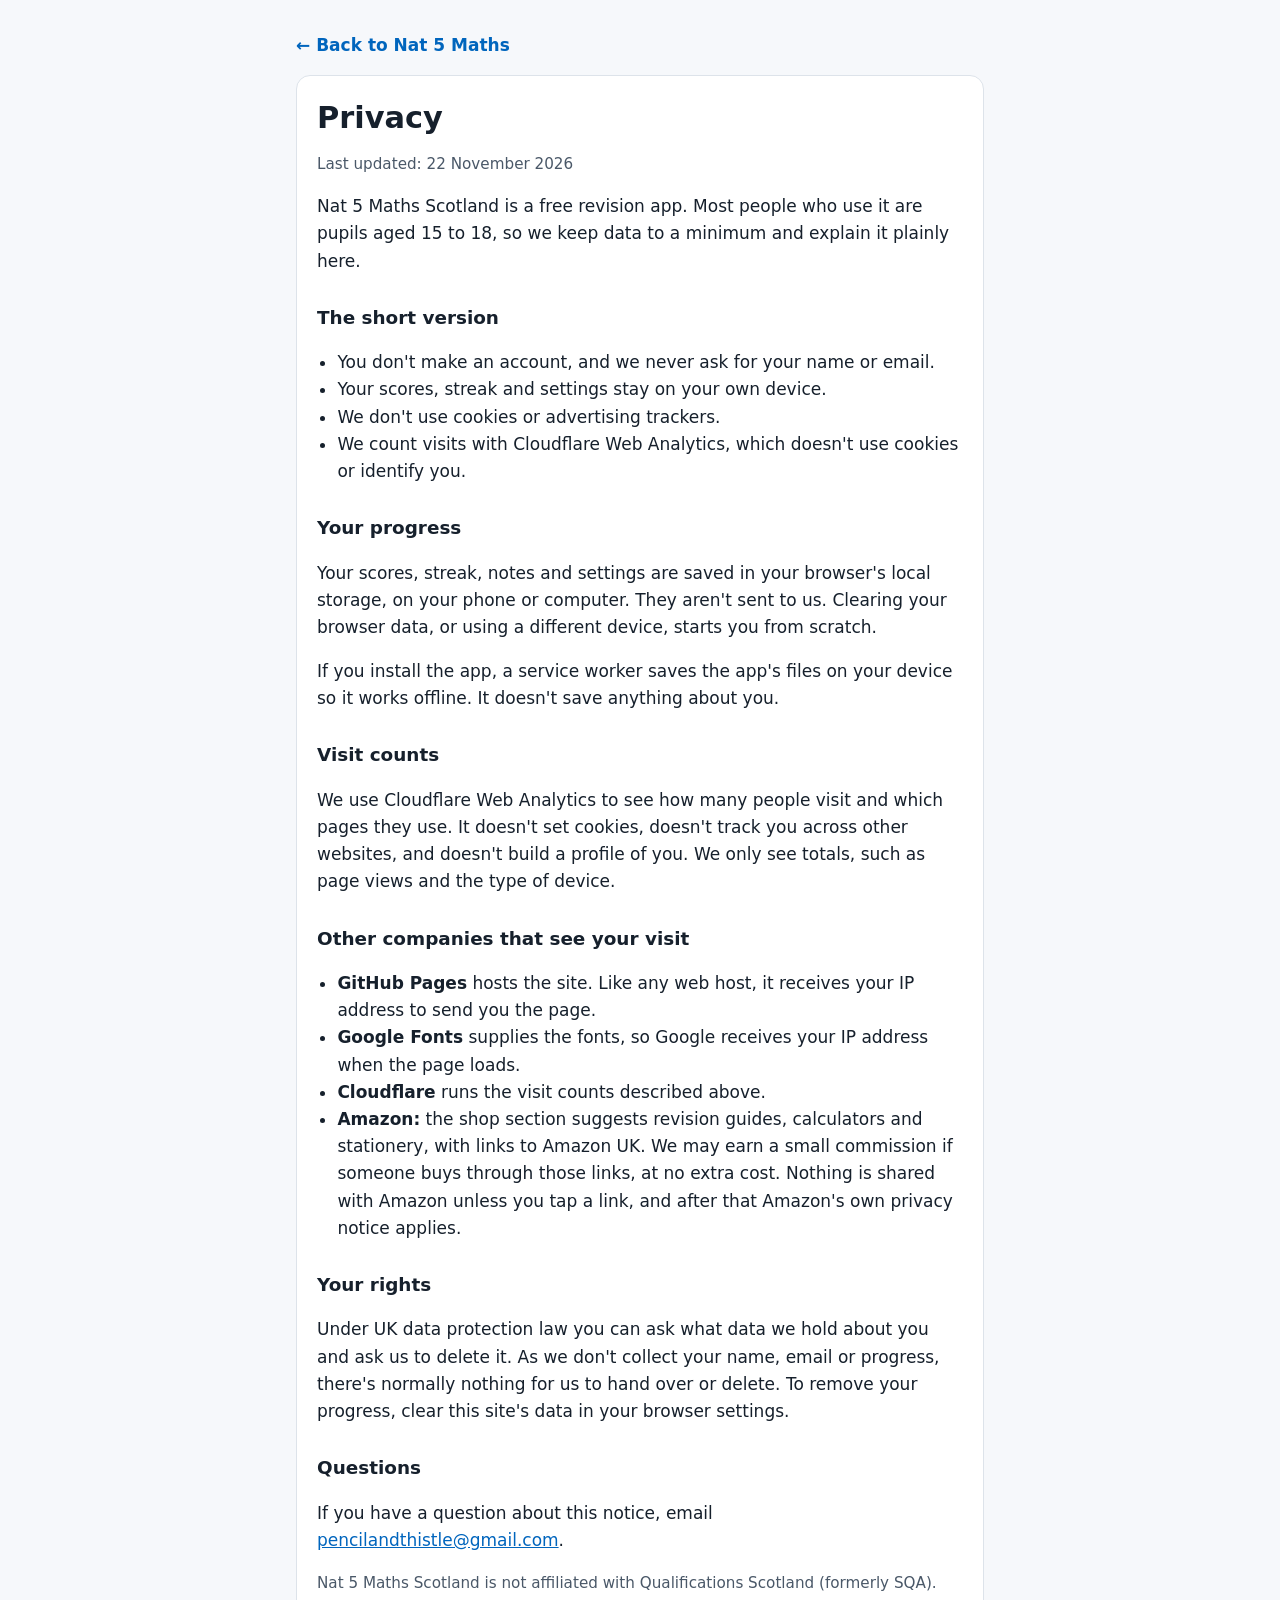
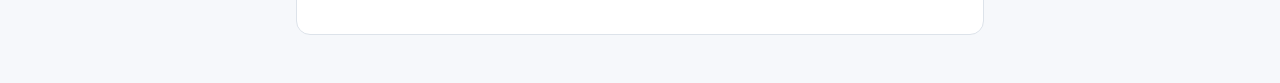
<file: privacy.html>
<!DOCTYPE html>
<html lang="en-GB">
<head>
<meta charset="UTF-8">
<meta name="viewport" content="width=device-width, initial-scale=1, viewport-fit=cover">
<title>Privacy | Nat 5 Maths Scotland</title>
<meta name="description" content="How nat5mathsscotland.com handles your data: progress stays on your device, no accounts, no cookies, and cookieless visit counts from Cloudflare.">
<link rel="canonical" href="https://nat5mathsscotland.com/privacy.html">
<meta name="theme-color" content="#0065bd">
<link rel="icon" href="icon-192.png">
<style>
  :root { --ink:#16202c; --muted:#4a5868; --bg:#f6f8fb; --card:#ffffff; --line:#dde3ea; --accent:#0065bd; }
  @media (prefers-color-scheme: dark) {
    :root { --ink:#e8eef5; --muted:#a9b6c4; --bg:#0f1620; --card:#17212d; --line:#2a3644; --accent:#5aa9ff; }
  }
  * { box-sizing:border-box; }
  body { margin:0; background:var(--bg); color:var(--ink); font:17px/1.6 system-ui, -apple-system, "Segoe UI", Roboto, sans-serif; }
  main { max-width:720px; margin:0 auto; padding:32px 16px 48px; }
  .card { background:var(--card); border:1px solid var(--line); border-radius:14px; padding:24px 20px; }
  h1 { font-size:1.9rem; line-height:1.2; margin:0 0 4px; }
  h2 { font-size:1.15rem; margin:28px 0 6px; }
  p, li { color:var(--ink); }
  .muted { color:var(--muted); font-size:.95rem; }
  a { color:var(--accent); }
  ul { padding-left:1.2em; }
  .back { display:inline-block; margin-bottom:16px; font-weight:600; text-decoration:none; }
</style>
</head>
<body>
<main>
  <a class="back" href="/">← Back to Nat 5 Maths</a>
  <div class="card">
    <h1>Privacy</h1>
    <p class="muted">Last updated: 22 November 2026</p>

    <p>Nat 5 Maths Scotland is a free revision app. Most people who use it are pupils aged 15 to 18, so we keep data to a minimum and explain it plainly here.</p>

    <h2>The short version</h2>
    <ul>
      <li>You don't make an account, and we never ask for your name or email.</li>
      <li>Your scores, streak and settings stay on your own device.</li>
      <li>We don't use cookies or advertising trackers.</li>
      <li>We count visits with Cloudflare Web Analytics, which doesn't use cookies or identify you.</li>
    </ul>

    <h2>Your progress</h2>
    <p>Your scores, streak, notes and settings are saved in your browser's local storage, on your phone or computer. They aren't sent to us. Clearing your browser data, or using a different device, starts you from scratch.</p>
    <p>If you install the app, a service worker saves the app's files on your device so it works offline. It doesn't save anything about you.</p>

    <h2>Visit counts</h2>
    <p>We use Cloudflare Web Analytics to see how many people visit and which pages they use. It doesn't set cookies, doesn't track you across other websites, and doesn't build a profile of you. We only see totals, such as page views and the type of device.</p>

    <h2>Other companies that see your visit</h2>
    <ul>
      <li><b>GitHub Pages</b> hosts the site. Like any web host, it receives your IP address to send you the page.</li>
      <li><b>Google Fonts</b> supplies the fonts, so Google receives your IP address when the page loads.</li>
      <li><b>Cloudflare</b> runs the visit counts described above.</li>
      <li><b>Amazon:</b> the shop section suggests revision guides, calculators and stationery, with links to Amazon UK. We may earn a small commission if someone buys through those links, at no extra cost. Nothing is shared with Amazon unless you tap a link, and after that Amazon's own privacy notice applies.</li>
    </ul>

    <h2>Your rights</h2>
    <p>Under UK data protection law you can ask what data we hold about you and ask us to delete it. As we don't collect your name, email or progress, there's normally nothing for us to hand over or delete. To remove your progress, clear this site's data in your browser settings.</p>

    <h2>Questions</h2>
    <p>If you have a question about this notice, email <a href="mailto:pencilandthistle@gmail.com">pencilandthistle@gmail.com</a>.</p>

    <p class="muted">Nat 5 Maths Scotland is not affiliated with Qualifications Scotland (formerly SQA).</p>
  </div>
</main>
</body>
</html>
</file>
<file: assets/styles.css>
/* ---------- Tokens ---------- */
:root{
  --accent:#0065bd;
  --bg:#f5f6fa;
  --surface:#ffffff;
  --surface-2:#f0f2f7;
  --border:#e1e5ee;
  --border-strong:#cfd5e2;
  --text:#131726;
  --muted:#5a6275;
  --primary:var(--accent);
  --primary-ink:#ffffff;
  --primary-soft:color-mix(in oklab,var(--accent) 10%,var(--surface));
  --primary-line:color-mix(in oklab,var(--accent) 35%,var(--surface));
  --ok:#157a3b;--ok-soft:#e7f5ec;--ok-line:#a8d9b9;
  --bad:#b42318;--bad-soft:#fdeeec;--bad-line:#f2b8b1;
  --warn:#9a4d05;--warn-soft:#fff5e3;--warn-line:#f4d39a;
  --gold:#e0a100;
  --shadow:0 1px 2px rgba(19,23,38,.04),0 4px 16px rgba(19,23,38,.05);
  --radius:14px;--radius-sm:10px;
  --font:'Figtree',system-ui,-apple-system,'Segoe UI',sans-serif;
  --font-display:'Bricolage Grotesque','Figtree',system-ui,sans-serif;
  --sidebar:248px;
  color-scheme:light;
}
:root[data-accent="thistle"]{--accent:#6b46c1}
:root[data-accent="loch"]{--accent:#0f766e}
:root[data-accent="heather"]{--accent:#be185d}
:root[data-accent="whisky"]{--accent:#b45309}

@media (prefers-color-scheme:dark){
  :root:not([data-theme="light"]){
    --bg:#0d1017;--surface:#151a24;--surface-2:#1c2230;--border:#262e3d;--border-strong:#343d4f;
    --text:#e9edf5;--muted:#9aa3b6;
    --primary:color-mix(in oklab,var(--accent) 62%,white);--primary-ink:#0d1017;
    --primary-soft:color-mix(in oklab,var(--accent) 20%,var(--surface));
    --primary-line:color-mix(in oklab,var(--accent) 50%,var(--surface));
    --ok:#6ee7a0;--ok-soft:#13291d;--ok-line:#1f5134;
    --bad:#fca5a5;--bad-soft:#2d1717;--bad-line:#5b2626;
    --warn:#fcd07a;--warn-soft:#2b2211;--warn-line:#5a4414;
    --shadow:0 1px 2px rgba(0,0,0,.3);
    color-scheme:dark;
  }
}
:root[data-theme="dark"]{
  --bg:#0d1017;--surface:#151a24;--surface-2:#1c2230;--border:#262e3d;--border-strong:#343d4f;
  --text:#e9edf5;--muted:#9aa3b6;
  --primary:color-mix(in oklab,var(--accent) 62%,white);--primary-ink:#0d1017;
  --primary-soft:color-mix(in oklab,var(--accent) 20%,var(--surface));
  --primary-line:color-mix(in oklab,var(--accent) 50%,var(--surface));
  --ok:#6ee7a0;--ok-soft:#13291d;--ok-line:#1f5134;
  --bad:#fca5a5;--bad-soft:#2d1717;--bad-line:#5b2626;
  --warn:#fcd07a;--warn-soft:#2b2211;--warn-line:#5a4414;
  --shadow:0 1px 2px rgba(0,0,0,.3);
  color-scheme:dark;
}

/* ---------- Base ---------- */
*,*::before,*::after{box-sizing:border-box}
html{-webkit-text-size-adjust:100%}
body{margin:0;font-family:var(--font);font-size:16px;line-height:1.5;background:var(--bg);color:var(--text);-webkit-font-smoothing:antialiased}
h1,h2,h3{margin:0;font-family:var(--font-display);letter-spacing:-.01em}
p{margin:0 0 .75rem}
a{color:var(--primary)}
button,input,select,textarea{font:inherit;color:inherit}
[hidden]{display:none!important}
.sr-only{position:absolute;width:1px;height:1px;padding:0;margin:-1px;overflow:hidden;clip:rect(0,0,0,0);white-space:nowrap;border:0}
.skip-link{position:absolute;left:-999px;top:8px;background:var(--surface);padding:8px 12px;border-radius:8px;z-index:100}
.skip-link:focus{left:8px}
:focus-visible{outline:2px solid var(--primary);outline-offset:2px}
.muted{color:var(--muted)}
.small{font-size:.85rem}
code{font-family:ui-monospace,'SFMono-Regular',Menlo,monospace;font-size:.9em;background:var(--surface-2);padding:1px 5px;border-radius:5px}
.ico{width:18px;height:18px;flex:none;fill:none;stroke:currentColor;stroke-width:2;stroke-linecap:round;stroke-linejoin:round}

/* ---------- Shell ---------- */
.shell{display:flex;min-height:100vh}
.sidebar{position:sticky;top:0;height:100vh;width:var(--sidebar);flex:none;padding:20px 14px;border-right:1px solid var(--border);background:var(--surface);overflow-y:auto}
.main-col{flex:1;min-width:0;display:flex;flex-direction:column}
main{flex:1;width:100%;max-width:1080px;margin:0 auto;padding:8px 28px 40px;outline:none}

.brand{display:flex;align-items:center;gap:10px;text-decoration:none;color:var(--text);padding:4px 8px 18px}
.brand-mark{display:grid;place-items:center;width:36px;height:36px;border-radius:10px;background:var(--primary);color:var(--primary-ink);font-family:var(--font-display);font-weight:800;font-size:20px;flex:none}
.brand-name{font-size:1.05rem;font-weight:800;line-height:1.1}
.brand-name span{color:var(--primary)}
.brand-sub{display:block;font-size:.78rem;color:var(--muted);margin-top:2px}
.brand-compact{display:none;padding:0}
.brand-compact .brand-mark{width:30px;height:30px;font-size:17px;border-radius:8px}

.side-nav .nav-group{margin-bottom:14px}
.nav-label{font-size:.72rem;font-weight:700;text-transform:uppercase;letter-spacing:.06em;color:var(--muted);padding:0 10px 6px}
.side-nav a{display:flex;align-items:center;gap:10px;padding:8px 10px;border-radius:9px;color:var(--text);text-decoration:none;font-weight:500;font-size:.95rem}
.side-nav a .ico{color:var(--muted)}
.side-nav a:hover{background:var(--surface-2)}
.side-nav a[aria-current="page"]{background:var(--primary-soft);color:var(--primary);font-weight:700}
.side-nav a[aria-current="page"] .ico{color:var(--primary)}

.topbar{position:sticky;top:0;z-index:20;display:flex;align-items:center;gap:16px;padding:14px 28px;background:color-mix(in oklab,var(--bg) 88%,transparent);backdrop-filter:blur(10px);-webkit-backdrop-filter:blur(10px);max-width:1136px;width:100%;margin:0 auto}
.page-title{font-family:var(--font-display);font-size:1.6rem;font-weight:800;letter-spacing:-.02em;flex:1;min-width:0}
.stat-chips{display:flex;gap:8px}
.chip{display:flex;align-items:center;gap:7px;background:var(--surface);border:1px solid var(--border);border-radius:999px;padding:5px 12px 5px 8px;font-size:.88rem;white-space:nowrap}
.chip b{font-variant-numeric:tabular-nums}
.chip-label{color:var(--muted)}
.ico-flame{color:var(--gold);fill:color-mix(in oklab,var(--gold) 30%,transparent)}
.ring{width:22px;height:22px;transform:rotate(-90deg)}
.ring circle{fill:none;stroke-width:4}
.ring-bg{stroke:var(--surface-2)}
.ring-fg{stroke:var(--primary);stroke-linecap:round;transition:stroke-dasharray .5s}
.chip-goal.done .ring-fg{stroke:var(--ok)}

.site-footer{max-width:1080px;width:100%;margin:0 auto;padding:22px 28px 28px;font-size:.8rem;color:var(--muted);border-top:1px solid var(--border)}
.footer-about{max-width:80ch;margin-bottom:14px;line-height:1.6}
.footer-about h2{font-size:.9rem;color:var(--text);margin-bottom:6px}
.footer-about p{margin-bottom:6px}
.footer-base{display:flex;justify-content:space-between;flex-wrap:wrap;gap:6px}
.ios-share{width:15px;height:15px;vertical-align:-2px;color:var(--primary)}

/* ---------- Panels & cards ---------- */
.panel{animation:fade .2s ease}
@keyframes fade{from{transform:translateY(4px)}to{transform:none}}
@media (prefers-reduced-motion:reduce){.panel,.fb,.sheet{animation:none!important}}
.lede{color:var(--muted);max-width:62ch;margin-bottom:18px}
.greeting{color:var(--muted);margin:-4px 0 14px}
.greeting:empty{display:none}
.card{background:var(--surface);border:1px solid var(--border);border-radius:var(--radius);padding:22px;box-shadow:var(--shadow);margin-bottom:16px}
.card-title{font-size:1.15rem;font-weight:700;margin-bottom:12px}
.two-col{display:grid;grid-template-columns:repeat(auto-fit,minmax(300px,1fr));gap:16px}
.two-col>.card{margin-bottom:0}
.two-col+*{margin-top:16px}

/* ---------- Form controls ---------- */
.toolbar{display:flex;flex-wrap:wrap;gap:14px 18px;align-items:flex-end;margin-bottom:16px}
.field{display:flex;flex-direction:column;gap:5px;min-width:0}
.field-label,.setting-label{font-size:.8rem;font-weight:700;color:var(--muted)}
select,.input{background:var(--surface);border:1px solid var(--border-strong);border-radius:var(--radius-sm);padding:9px 12px;min-height:42px}
select{padding-right:34px;appearance:none;-webkit-appearance:none;cursor:pointer;max-width:100%;
  background-image:url("data:image/svg+xml,%3Csvg xmlns='http://www.w3.org/2000/svg' width='12' height='8' fill='none' stroke='%237a8295' stroke-width='2' stroke-linecap='round'%3E%3Cpath d='m1 1.5 5 5 5-5'/%3E%3C/svg%3E");background-repeat:no-repeat;background-position:right 12px center}
#topic-select{min-width:min(320px,100%)}
select:focus,.input:focus{outline:none;border-color:var(--primary);box-shadow:0 0 0 3px var(--primary-soft)}
.input{width:100%}
.input-lg{font-size:1.2rem;padding:12px 14px;min-height:52px;font-variant-numeric:tabular-nums}
.input:disabled{opacity:.65}

.segmented{display:inline-flex;background:var(--surface-2);border:1px solid var(--border);border-radius:11px;padding:3px;gap:2px}
.segmented button{border:0;background:none;padding:7px 14px;border-radius:8px;font-weight:600;font-size:.9rem;color:var(--muted);cursor:pointer;min-height:34px}
.segmented button[aria-checked="true"]{background:var(--surface);color:var(--text);box-shadow:0 1px 3px rgba(19,23,38,.12)}

.btn{display:inline-flex;align-items:center;justify-content:center;gap:7px;border:1px solid transparent;border-radius:var(--radius-sm);padding:10px 18px;min-height:44px;font-weight:700;font-size:.95rem;cursor:pointer;text-decoration:none;transition:background .15s,border-color .15s,transform .1s}
.btn:active{transform:translateY(1px)}
.btn-primary{background:var(--primary);color:var(--primary-ink)}
.btn-primary:hover{background:color-mix(in oklab,var(--primary) 88%,black)}
.btn-ghost{background:var(--surface);border-color:var(--border-strong);color:var(--text)}
.btn-ghost:hover{background:var(--surface-2)}
.btn-danger{color:var(--bad)}
.btn-sm{min-height:36px;padding:6px 12px;font-size:.85rem}
.btn-row{display:flex;flex-wrap:wrap;gap:8px;align-items:center}
.btn-row.center{justify-content:center}

/* ---------- Tags ---------- */
.tag{display:inline-flex;align-items:center;gap:5px;font-size:.78rem;font-weight:700;padding:3px 9px;border-radius:999px;background:var(--surface-2);color:var(--muted);border:1px solid var(--border);white-space:nowrap}
.tag-topic{background:var(--primary-soft);color:var(--primary);border-color:var(--primary-line)}
.tag-calc{background:var(--ok-soft);color:var(--ok);border-color:var(--ok-line)}
.tag-nocalc{background:var(--bad-soft);color:var(--bad);border-color:var(--bad-line)}
.tag-given{background:var(--warn-soft);color:var(--warn);border-color:var(--warn-line);font-size:.68rem;padding:1px 7px;vertical-align:middle}
.tag-lvl-1{background:var(--ok-soft);color:var(--ok);border-color:var(--ok-line)}
.tag-lvl-2{background:var(--warn-soft);color:var(--warn);border-color:var(--warn-line)}
.tag-lvl-3{background:var(--bad-soft);color:var(--bad);border-color:var(--bad-line)}

/* ---------- Practice ---------- */
.practice-grid{display:grid;grid-template-columns:minmax(0,1fr) 280px;gap:16px;align-items:start}
.q-card{padding:26px;margin-bottom:0}
.q-meta{display:flex;flex-wrap:wrap;gap:6px;align-items:center;margin-bottom:16px}
.q-num{margin-left:auto;font-size:.82rem;color:var(--muted);font-variant-numeric:tabular-nums}
.q-text{font-size:1.45rem;font-weight:600;line-height:1.45;margin-bottom:20px;letter-spacing:-.005em;overflow-wrap:anywhere}
.answer{display:flex;flex-direction:column;gap:10px}
.symbols{display:flex;flex-wrap:wrap;gap:5px}
.symbols button{min-width:40px;height:36px;padding:0 8px;border:1px solid var(--border);background:var(--surface-2);border-radius:8px;font-size:1rem;cursor:pointer;color:var(--text)}
.symbols button:hover{border-color:var(--primary-line);background:var(--primary-soft)}

.fb{margin-top:16px;padding:14px 16px;border-radius:var(--radius-sm);border:1px solid;line-height:1.6;animation:fade .2s}
.fb-head{display:flex;align-items:center;gap:8px;font-weight:700;margin-bottom:4px}
.fb-head .ico{width:20px;height:20px;stroke-width:2.6}
.fb-ok{background:var(--ok-soft);border-color:var(--ok-line)}.fb-ok .fb-head{color:var(--ok)}
.fb-no{background:var(--bad-soft);border-color:var(--bad-line)}.fb-no .fb-head{color:var(--bad)}
.fb-hint{background:var(--warn-soft);border-color:var(--warn-line)}.fb-hint .fb-head{color:var(--warn)}
.fb-exp{margin-top:8px;padding-top:8px;border-top:1px dashed color-mix(in oklab,currentColor 25%,transparent)}
.fb-exp b{font-weight:700}
.fb .btn{margin-top:12px}
.ans{font-weight:700;font-variant-numeric:tabular-nums}

.side-card{padding:20px;margin-bottom:0}
.side-stat{display:flex;align-items:baseline;gap:10px;margin-bottom:16px}
.side-num{font-family:var(--font-display);font-size:2.4rem;font-weight:800;line-height:1;color:var(--primary);font-variant-numeric:tabular-nums}
.side-lbl{font-size:.9rem}
.goal-head{display:flex;justify-content:space-between;font-size:.88rem;margin-bottom:6px}
.bar{height:8px;background:var(--surface-2);border-radius:99px;overflow:hidden}
.bar-thin{height:5px;margin-bottom:16px}
.bar-fill{height:100%;width:0;background:var(--primary);border-radius:99px;transition:width .5s}
.side-tip{font-size:.88rem;color:var(--muted);margin:16px 0 10px;padding-top:14px;border-top:1px solid var(--border)}
.howto{font-size:.88rem}
.howto summary{cursor:pointer;font-weight:700;color:var(--primary)}
.howto ul{margin:8px 0 0;padding-left:18px;color:var(--muted)}
.howto li{margin-bottom:3px}

/* ---------- Topic & sheet cards ---------- */
.topic-section{margin-bottom:26px}
.section-title{font-size:1.05rem;font-weight:700;margin-bottom:12px;display:flex;align-items:center;gap:8px}
.topic-grid,.grid-cards{display:grid;grid-template-columns:repeat(auto-fill,minmax(220px,1fr));gap:12px}
.tile{display:flex;flex-direction:column;gap:6px;text-align:left;background:var(--surface);border:1px solid var(--border);border-radius:var(--radius);padding:16px;cursor:pointer;box-shadow:var(--shadow);transition:border-color .15s,transform .15s;color:var(--text);text-decoration:none;width:100%}
.tile:hover{border-color:var(--primary-line);transform:translateY(-2px)}
.tile-top{display:flex;align-items:center;justify-content:space-between;gap:8px}
.glyph{display:grid;place-items:center;min-width:42px;height:42px;padding:0 8px;border-radius:11px;background:var(--primary-soft);color:var(--primary);font-family:var(--font-display);font-weight:700;font-size:1.05rem}
.tile h3{font-size:1rem;font-weight:700;font-family:var(--font);margin-top:6px}
.tile-meta{font-size:.82rem;color:var(--muted)}
.tile .bar{height:6px;margin-top:6px}
.acc-low .bar-fill{background:var(--bad)}
.acc-mid .bar-fill{background:var(--gold)}
.acc-high .bar-fill{background:var(--ok)}

/* ---------- Worksheets ---------- */
.ws-head{display:flex;justify-content:space-between;align-items:flex-start;gap:12px;flex-wrap:wrap;margin-bottom:16px}
.ws-q{padding:16px 0;border-top:1px solid var(--border)}
.ws-q p{font-weight:600;margin-bottom:10px;font-size:1.05rem}
.ws-q .num{display:inline-grid;place-items:center;width:26px;height:26px;border-radius:50%;background:var(--surface-2);font-size:.8rem;margin-right:8px;font-weight:700}
.ws-fb{margin-top:8px;font-size:.92rem}
.ws-fb .ok{color:var(--ok);font-weight:700}
.ws-fb .no{color:var(--bad);font-weight:700}
.ws-score{font-family:var(--font-display);font-weight:800;font-size:1.2rem}

/* ---------- Flashcards ---------- */
.flash-wrap{max-width:640px}
.flashcard{position:relative;display:block;width:100%;min-height:240px;border:1px solid var(--border);border-radius:18px;background:var(--surface);box-shadow:var(--shadow);cursor:pointer;padding:0;text-align:center;perspective:1000px}
.fc-face{position:absolute;inset:0;display:flex;flex-direction:column;align-items:center;justify-content:center;gap:10px;padding:28px;border-radius:18px;backface-visibility:hidden;-webkit-backface-visibility:hidden;transition:transform .45s cubic-bezier(.4,.2,.2,1)}
.fc-back{transform:rotateY(180deg);background:var(--primary-soft)}
.flashcard.flipped .fc-front{transform:rotateY(-180deg)}
.flashcard.flipped .fc-back{transform:rotateY(0)}
.fc-kicker{font-size:.75rem;font-weight:700;text-transform:uppercase;letter-spacing:.08em;color:var(--muted)}
.fc-term{font-family:var(--font-display);font-size:1.8rem;font-weight:800}
.fc-def{font-size:1.25rem;font-weight:600;line-height:1.55;white-space:pre-line}
.fc-tap{font-size:.82rem;color:var(--muted)}
.fc-nav{display:flex;justify-content:space-between;align-items:center;margin-top:14px}
.fc-count{color:var(--muted);font-variant-numeric:tabular-nums}
@media (prefers-reduced-motion:reduce){.fc-face{transition:none}}

/* ---------- Mock ---------- */
.paper h3{font-size:1.1rem}
.paper-facts{display:flex;flex-wrap:wrap;gap:6px;margin:6px 0 4px}
.paper .btn{margin-top:auto;align-self:flex-start}
.paper{cursor:default}
.paper:hover{transform:none}
#mock-papers{margin-bottom:16px}
.exam-card{padding:22px}
.exam-head{display:flex;justify-content:space-between;align-items:center;gap:10px;flex-wrap:wrap;margin-bottom:14px}
.exam-title{font-family:var(--font-display);font-weight:700;font-size:1.1rem}
.exam-stats{display:flex;align-items:center;gap:8px;flex-wrap:wrap}
.exam-clock{font-family:var(--font-display);font-weight:800;font-size:1.3rem;font-variant-numeric:tabular-nums;min-width:4ch;text-align:right}
.exam-clock.low{color:var(--bad)}
.result-card{text-align:center;padding:32px 22px}
.grade-badge{display:inline-grid;place-items:center;width:84px;height:84px;border-radius:50%;background:var(--primary-soft);color:var(--primary);font-family:var(--font-display);font-size:2.2rem;font-weight:800;margin-bottom:10px;border:3px solid var(--primary-line)}
.result-title{font-size:1.5rem;margin-bottom:4px}
.result-score{font-family:var(--font-display);font-size:2.4rem;font-weight:800;color:var(--primary);margin:6px 0;font-variant-numeric:tabular-nums}
.result-msg{max-width:48ch;margin:10px auto 18px}
.review-item{padding:14px 16px;border-radius:var(--radius-sm);border:1px solid;margin-bottom:10px}
.review-item.ok{background:var(--ok-soft);border-color:var(--ok-line)}
.review-item.no{background:var(--bad-soft);border-color:var(--bad-line)}
.review-item .q{font-weight:600;margin:4px 0 6px}
.review-item .meta{font-size:.8rem;color:var(--muted)}
.review-item .exp{font-size:.9rem;color:var(--muted);margin-top:4px}

/* ---------- Timer ---------- */
#timer-setup .field{margin:12px 0 16px;max-width:360px}
.timer-head{display:flex;justify-content:space-between;align-items:baseline;margin-bottom:10px}
.timer-display{font-family:var(--font-display);font-size:3rem;font-weight:800;color:var(--primary);font-variant-numeric:tabular-nums;line-height:1}
.timer-display.urgent{color:var(--bad)}
.timer-score{font-size:1.1rem;color:var(--muted)}
.timer-score b{color:var(--text);font-size:1.5rem;font-family:var(--font-display)}
.timer-fb{min-height:24px;margin-top:10px;font-weight:600}
.timer-fb .ok{color:var(--ok)}.timer-fb .no{color:var(--bad)}

/* ---------- Formulas ---------- */
.fs{margin-bottom:24px}
.fs h2{font-size:1.1rem;margin-bottom:10px}
.formula-grid{display:grid;grid-template-columns:repeat(auto-fill,minmax(270px,1fr));gap:10px}
.fc{background:var(--surface);border:1px solid var(--border);border-radius:var(--radius-sm);padding:14px 16px;font-size:1rem;line-height:1.7}
.fct{font-size:.75rem;font-weight:700;color:var(--muted);text-transform:uppercase;letter-spacing:.05em;margin-bottom:4px;display:flex;gap:6px;align-items:center}

/* ---------- Calculator ---------- */
.calc-card{max-width:440px}
.calc-display{background:#10141d;color:#e8edf7;border-radius:12px;padding:14px 16px;text-align:right;margin-bottom:12px;min-height:84px;display:flex;flex-direction:column;justify-content:flex-end;overflow:hidden}
.cprev{font-size:.85rem;color:#8a93a8;min-height:1.3em;word-break:break-all}
.cmain{font-family:ui-monospace,'SFMono-Regular',Menlo,monospace;font-size:1.7rem;word-break:break-all;line-height:1.25}
.calc-btns{display:grid;grid-template-columns:repeat(5,1fr);gap:7px}
.cbtn{min-height:48px;border:1px solid var(--border);border-radius:10px;background:var(--surface);font-weight:600;font-size:1rem;cursor:pointer;color:var(--text)}
.cbtn:hover{background:var(--surface-2)}
.cbtn:active{transform:translateY(1px)}
.cfn{background:var(--surface-2);font-size:.88rem}
.cop{background:var(--primary-soft);color:var(--primary);border-color:var(--primary-line);font-size:1.15rem}
.ceq{background:var(--primary);color:var(--primary-ink);border-color:var(--primary)}
.cclr{color:var(--bad)}
.calc-note{margin:12px 0 0}

/* ---------- Notepad ---------- */
.notepad-tools{margin-bottom:12px}
.notepad-tools .muted{margin-left:auto}
.notepad{width:100%;min-height:55vh;padding:14px;border:1px solid var(--border-strong);border-radius:var(--radius-sm);background:var(--surface);font-family:ui-monospace,'SFMono-Regular',Menlo,monospace;font-size:.95rem;line-height:1.8;resize:vertical;
  background-image:linear-gradient(var(--surface-2) 1px,transparent 1px);background-size:100% 1.8em;background-position:0 calc(14px + 1.7em)}
.notepad:focus{outline:none;border-color:var(--primary);box-shadow:0 0 0 3px var(--primary-soft)}

/* ---------- Progress ---------- */
.stats-grid{display:grid;grid-template-columns:repeat(auto-fill,minmax(150px,1fr));gap:12px;margin-bottom:16px}
.stat{background:var(--surface);border:1px solid var(--border);border-radius:var(--radius);padding:16px;box-shadow:var(--shadow)}
.stat-num{font-family:var(--font-display);font-size:1.9rem;font-weight:800;font-variant-numeric:tabular-nums;line-height:1.1}
.stat-lbl{font-size:.82rem;color:var(--muted);margin-top:2px}
.prog-row{display:grid;grid-template-columns:minmax(0,1fr) 120px auto;gap:12px;align-items:center;padding:10px 0;border-top:1px solid var(--border)}
.prog-row .name{font-weight:600;overflow:hidden;text-overflow:ellipsis;white-space:nowrap}
.prog-row .name small{display:block;font-weight:400;color:var(--muted)}
.prog-row .bar{height:6px}
.prog-row .btn{min-height:32px;padding:4px 10px;font-size:.8rem}
.list-row{display:flex;align-items:center;gap:12px;padding:10px 0;border-top:1px solid var(--border);font-size:.92rem}
.list-row:first-child{border-top:0}
.list-row .grow{flex:1}
.list-row .rank{width:26px;height:26px;border-radius:50%;display:grid;place-items:center;background:var(--surface-2);font-weight:700;font-size:.8rem}
.list-row .rank.r1{background:color-mix(in oklab,var(--gold) 25%,var(--surface));color:var(--warn)}
.empty{color:var(--muted);font-size:.92rem}

/* ---------- Links, tips, shop ---------- */
.link-list{display:flex;flex-direction:column;gap:8px}
.link-row{display:flex;align-items:center;justify-content:space-between;gap:12px;padding:12px 14px;border:1px solid var(--border);border-radius:var(--radius-sm);text-decoration:none;color:var(--text)}
.link-row:hover{border-color:var(--primary-line);background:var(--primary-soft)}
.link-row small{display:block;color:var(--muted);font-size:.84rem}
.link-row .ico{color:var(--muted)}
.tips-list{margin:0;padding-left:18px}
.tips-list li{margin-bottom:8px}
.shop-section{margin-bottom:24px}
.shop-card small{color:var(--muted);font-size:.85rem}
.shop-card .cta{margin-top:auto;padding-top:6px;font-weight:700;color:var(--primary);font-size:.88rem;display:flex;align-items:center;gap:5px}

/* ---------- Settings ---------- */
.settings{display:flex;flex-direction:column;gap:20px}
.setting{display:flex;flex-direction:column;gap:8px;max-width:360px}
.swatches{display:flex;gap:10px}
.swatches button{width:34px;height:34px;border-radius:50%;border:2px solid var(--surface);cursor:pointer;box-shadow:0 0 0 1px var(--border-strong)}
.swatches button[aria-checked="true"]{box-shadow:0 0 0 2px var(--text)}
.swatches [data-accent="saltire"]{background:#0065bd}.swatches [data-accent="thistle"]{background:#6b46c1}.swatches [data-accent="loch"]{background:#0f766e}.swatches [data-accent="heather"]{background:#be185d}.swatches [data-accent="whisky"]{background:#b45309}

/* ---------- Toast / banner / sheet ---------- */
.toast{position:fixed;left:50%;bottom:28px;transform:translate(-50%,20px);opacity:0;pointer-events:none;background:var(--text);color:var(--bg);padding:10px 18px;border-radius:999px;font-weight:600;font-size:.92rem;transition:opacity .25s,transform .25s;z-index:60;box-shadow:0 8px 24px rgba(0,0,0,.2);max-width:calc(100vw - 32px);text-align:center}
.toast.show{opacity:1;transform:translate(-50%,0)}
.install-banner{position:fixed;left:16px;right:16px;bottom:16px;max-width:520px;margin:0 auto;display:flex;align-items:center;justify-content:space-between;gap:12px;background:var(--surface);border:1px solid var(--border);border-radius:var(--radius);padding:12px 14px;box-shadow:0 10px 30px rgba(0,0,0,.15);z-index:50}
.install-banner small{display:block;color:var(--muted)}
.install-banner .btn{white-space:nowrap}
.tabbar,.sheet,.sheet-backdrop{display:none}

/* ---------- Responsive ---------- */
@media (max-width:1000px){
  .practice-grid{grid-template-columns:1fr}
  .side-card{display:grid;grid-template-columns:1fr 1fr;gap:6px 20px;align-items:center}
  .side-stat{margin:0}
  .side-tip,.howto{grid-column:1/-1}
}
@media (max-width:860px){
  .sidebar{display:none}
  .brand-compact{display:flex}
  .topbar{padding:10px 16px;gap:10px}
  .page-title{font-size:1.2rem}
  .brand-compact .brand-name{display:none}
  .chip-label{display:none}
  main{padding:4px 16px 110px}
  .site-footer{padding:16px 16px 100px}
  .card{padding:18px}
  .q-card{padding:18px}
  .q-text{font-size:1.25rem}
  .side-card{grid-template-columns:1fr}
  .toolbar{gap:12px}
  .toolbar .field{width:100%}
  #topic-select{min-width:0;width:100%}
  .segmented{width:100%}
  .segmented button{flex:1;padding:7px 6px}
  .topic-grid{grid-template-columns:repeat(auto-fill,minmax(150px,1fr));gap:10px}
  .topic-grid .tile{padding:14px}
  .prog-row{grid-template-columns:minmax(0,1fr) 80px}
  .prog-row .btn{display:none}
  .tabbar{display:flex;position:fixed;left:0;right:0;bottom:0;z-index:40;background:color-mix(in oklab,var(--surface) 94%,transparent);backdrop-filter:blur(12px);-webkit-backdrop-filter:blur(12px);border-top:1px solid var(--border);padding:6px 6px calc(6px + env(safe-area-inset-bottom))}
  .tabbar a,.tabbar button{flex:1;display:flex;flex-direction:column;align-items:center;gap:2px;padding:6px 0;background:none;border:0;color:var(--muted);text-decoration:none;font-size:.7rem;font-weight:600;cursor:pointer;border-radius:10px}
  .tabbar .ico{width:22px;height:22px}
  .tabbar [aria-current="page"],.tabbar button[aria-expanded="true"]{color:var(--primary)}
  .sheet-backdrop:not([hidden]){display:block;position:fixed;inset:0;background:rgba(0,0,0,.35);z-index:44}
  .sheet:not([hidden]){display:grid;grid-template-columns:repeat(3,1fr);gap:8px;position:fixed;left:8px;right:8px;bottom:calc(70px + env(safe-area-inset-bottom));z-index:45;background:var(--surface);border:1px solid var(--border);border-radius:18px;padding:12px;box-shadow:0 16px 40px rgba(0,0,0,.2);animation:fade .15s}
  .sheet a{display:flex;flex-direction:column;align-items:center;gap:6px;padding:12px 4px;border-radius:12px;text-decoration:none;color:var(--text);font-size:.8rem;font-weight:600;text-align:center}
  .sheet a .ico{width:22px;height:22px;color:var(--primary)}
  .sheet a[aria-current="page"]{background:var(--primary-soft)}
  .toast{bottom:calc(84px + env(safe-area-inset-bottom))}
  .install-banner{bottom:calc(80px + env(safe-area-inset-bottom))}
  .calc-card{max-width:none}
}
@media (max-width:380px){
  .calc-btns{gap:5px}
  .cbtn{font-size:.85rem;min-height:44px}
  .cfn{font-size:.75rem}
}
</file>
